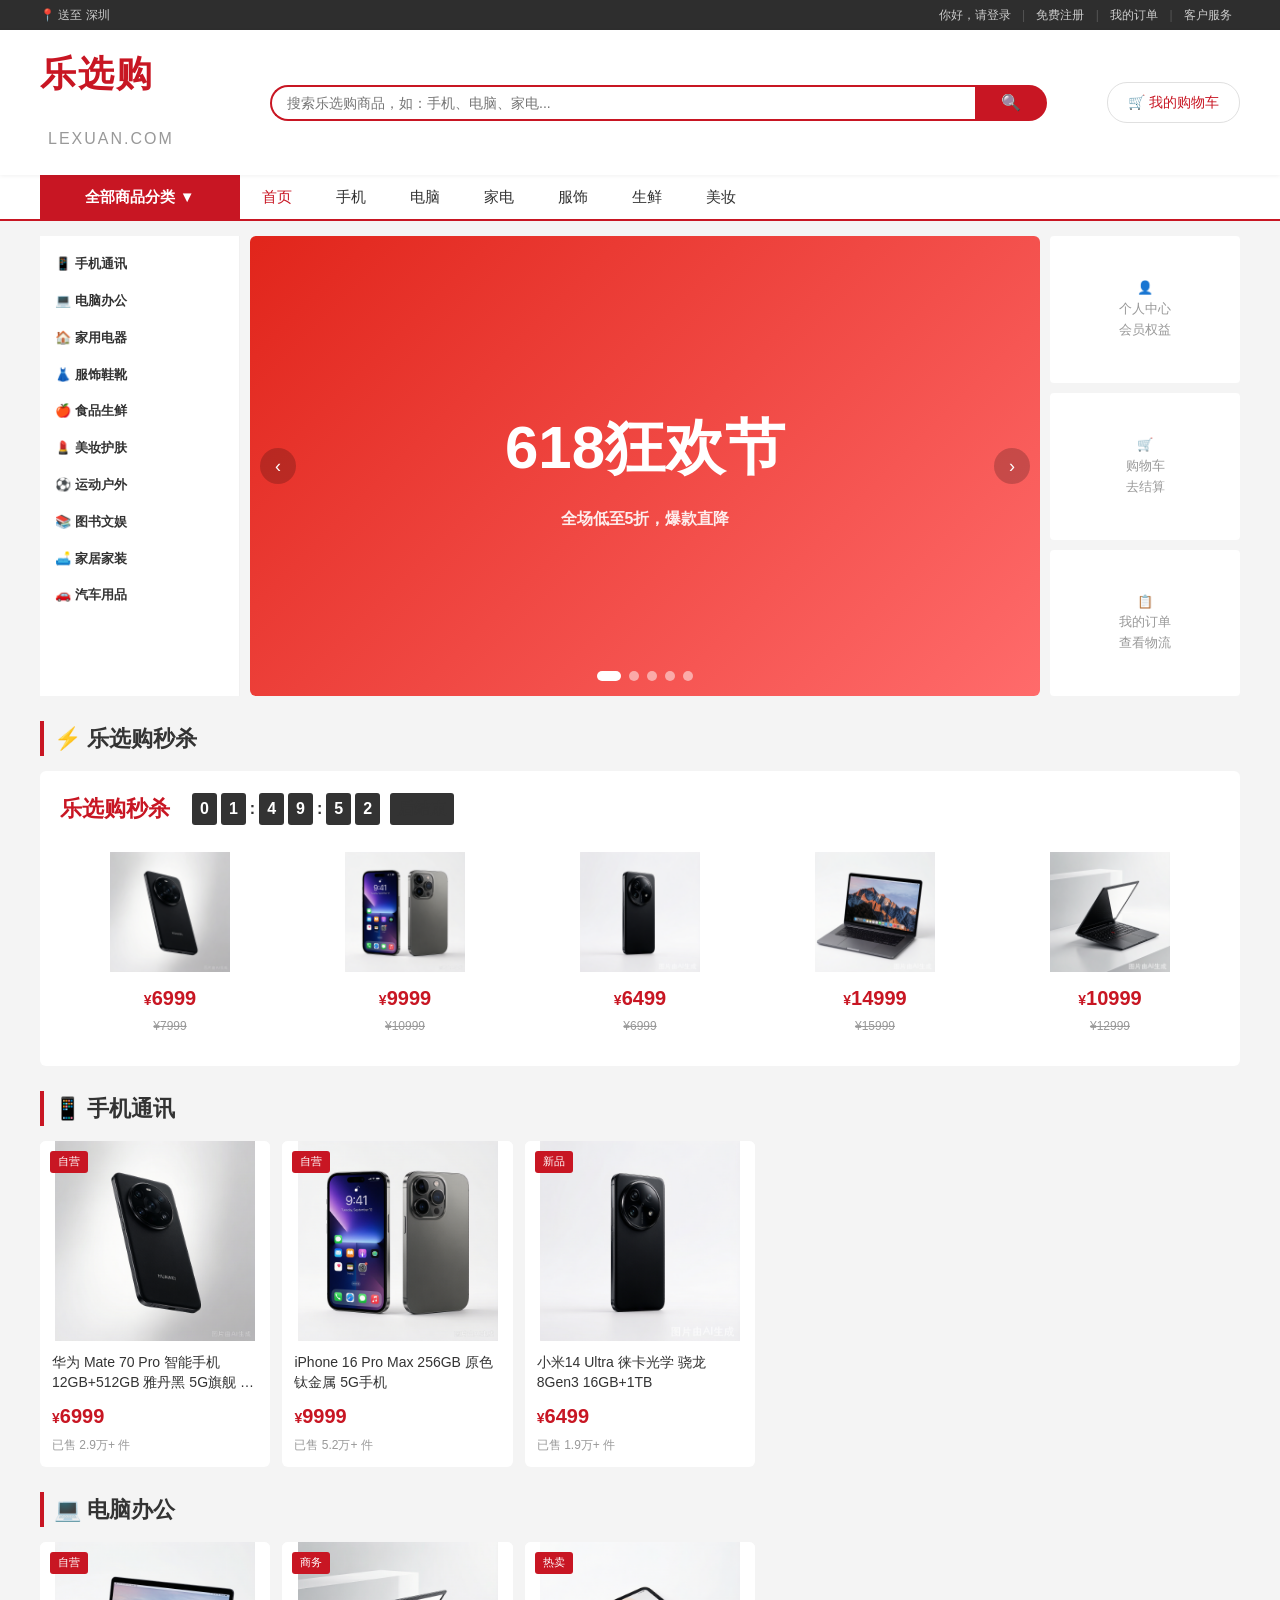
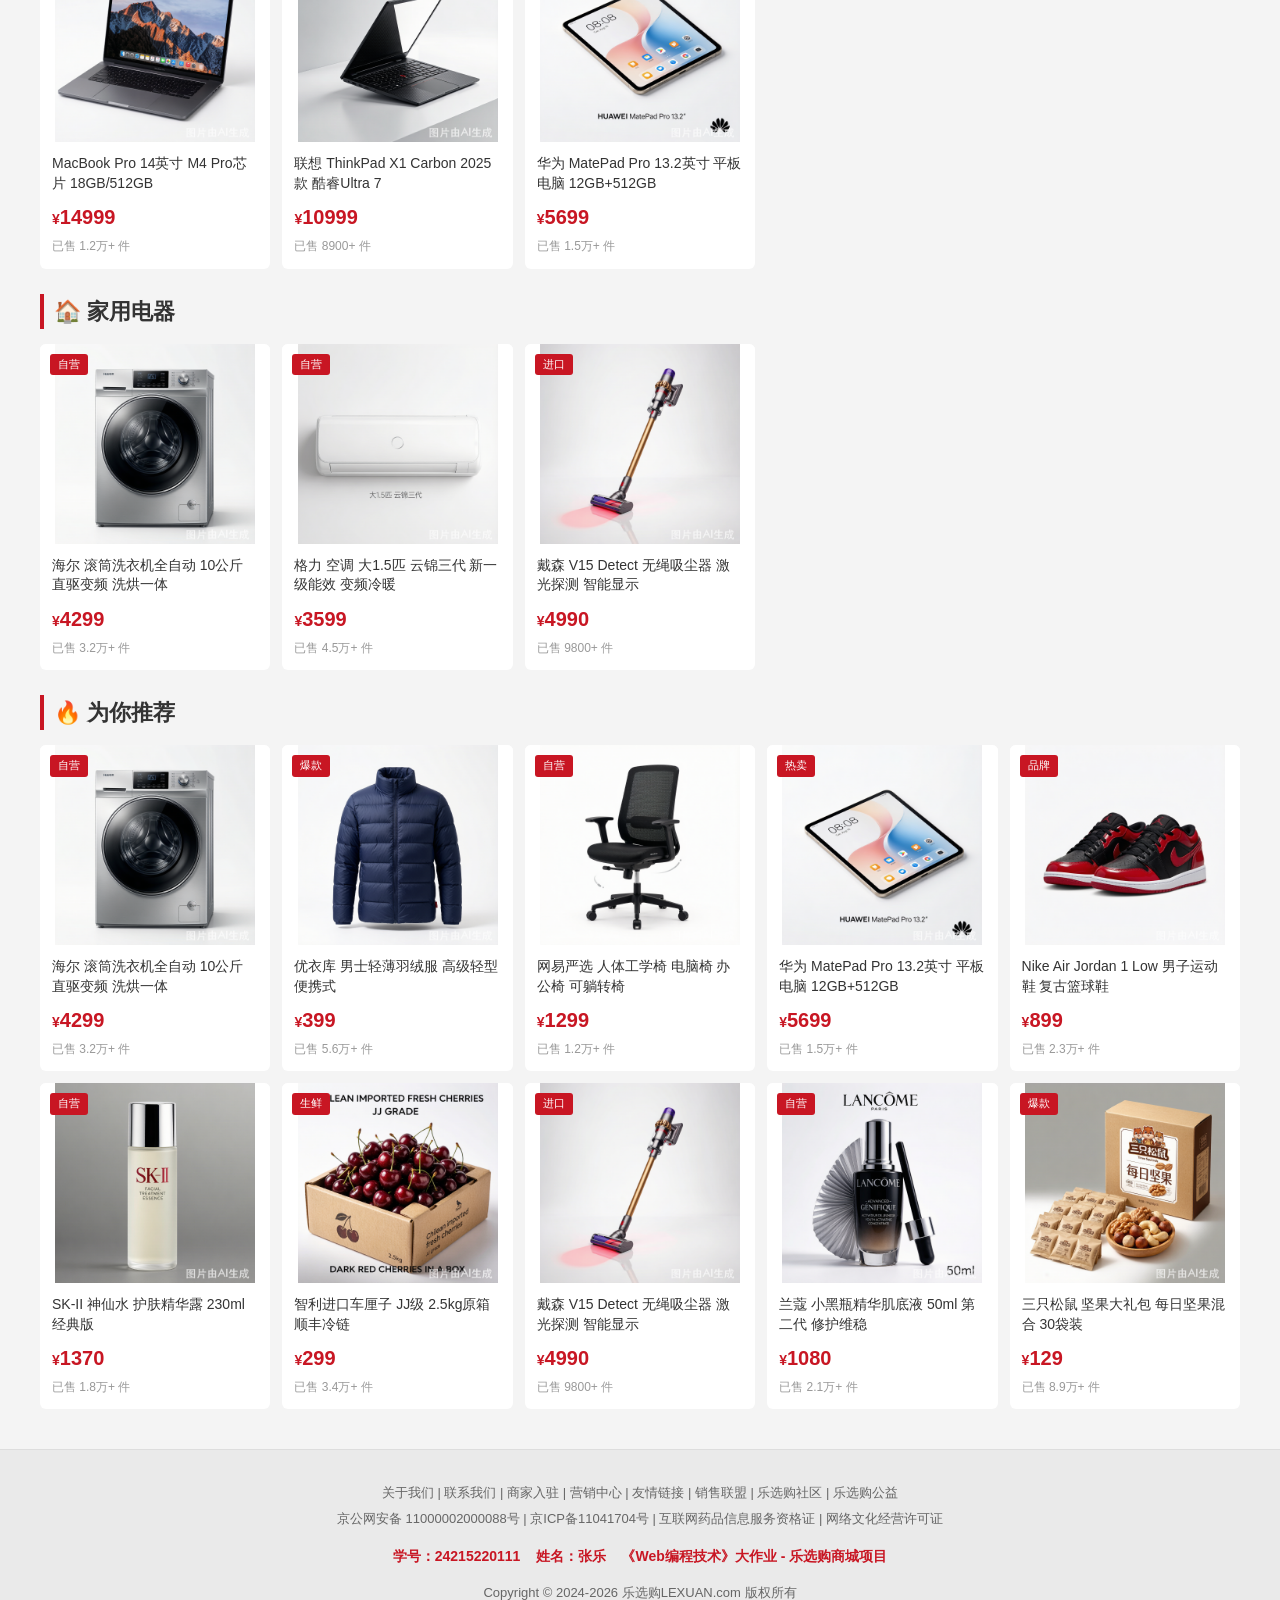
<file: index.html>
<!DOCTYPE html>
<html lang="zh-CN">
<head>
    <meta charset="UTF-8">
    <meta name="viewport" content="width=device-width, initial-scale=1.0">
    <title>乐选购(LEXUAN.COM)-正品低价、品质保障、配送及时、轻松购物！</title>
    <link rel="stylesheet" href="css/common.css">
    <link rel="stylesheet" href="css/index.css">
</head>
<body>
    <!-- 公共顶部栏 -->
    <div id="commonTopBar"></div>
    <!-- 公共头部 -->
    <div id="commonHeader"></div>

    <!-- 首页主体 -->
    <div class="container main-content">
        <!-- 分类 + 轮播 + 侧边广告 -->
        <div class="hero-section">
            <!-- 左侧分类 -->
            <ul class="side-category">
                <li>📱 <strong>手机通讯</strong></li>
                <li>💻 <strong>电脑办公</strong></li>
                <li>🏠 <strong>家用电器</strong></li>
                <li>👗 <strong>服饰鞋靴</strong></li>
                <li>🍎 <strong>食品生鲜</strong></li>
                <li>💄 <strong>美妆护肤</strong></li>
                <li>⚽ <strong>运动户外</strong></li>
                <li>📚 <strong>图书文娱</strong></li>
                <li>🛋️ <strong>家居家装</strong></li>
                <li>🚗 <strong>汽车用品</strong></li>
            </ul>

            <!-- 轮播图 -->
            <div class="banner-wrapper" id="bannerWrapper">
                <div class="banner-slider" id="bannerSlider"></div>
                <button class="banner-arrow prev" onclick="prevSlide()">‹</button>
                <button class="banner-arrow next" onclick="nextSlide()">›</button>
                <div class="banner-dots" id="bannerDots"></div>
            </div>

            <!-- 右侧小广告 -->
            <div class="banner-side">
                <div class="banner-side-item" onclick="location.href='profile.html'">
                    👤<br>个人中心<br>会员权益
                </div>
                <div class="banner-side-item" onclick="location.href='cart.html'">
                    🛒<br>购物车<br>去结算
                </div>
                <div class="banner-side-item" onclick="location.href='order.html'">
                    📋<br>我的订单<br>查看物流
                </div>
            </div>
        </div>

        <!-- 秒杀区 -->
        <div class="section-title">⚡ 乐选购秒杀</div>
        <div class="seckill-section">
            <div class="seckill-header">
                <span class="seckill-title">乐选购秒杀</span>
                <div class="seckill-countdown">
                    <span id="hour1">0</span><span id="hour2">0</span>
                    <span class="colon">:</span>
                    <span id="min1">0</span><span id="min2">0</span>
                    <span class="colon">:</span>
                    <span id="sec1">0</span><span id="sec2">0</span>
                    <span style="margin-left:8px;color:#333;">后结束</span>
                </div>
            </div>
            <div class="seckill-products" id="seckillProducts"></div>
        </div>

        <!-- 手机通讯楼层 -->
        <div class="section-title">📱 手机通讯</div>
        <div class="product-grid" id="phoneGrid"></div>

        <!-- 电脑办公楼层 -->
        <div class="section-title">💻 电脑办公</div>
        <div class="product-grid" id="computerGrid"></div>

        <!-- 家用电器楼层 -->
        <div class="section-title">🏠 家用电器</div>
        <div class="product-grid" id="applianceGrid"></div>

        <!-- 更多推荐 -->
        <div class="section-title">🔥 为你推荐</div>
        <div class="product-grid" id="recommendGrid"></div>
    </div>

    <!-- 底部 -->
    <div class="footer">
        <div class="container">
            <p>关于我们 | 联系我们 | 商家入驻 | 营销中心 | 友情链接 | 销售联盟 | 乐选购社区 | 乐选购公益</p>
            <p>京公网安备 11000002000088号 | 京ICP备11041704号 | 互联网药品信息服务资格证 | 网络文化经营许可证</p>
            <p class="student-info">学号：24215220111 &nbsp;&nbsp; 姓名：张乐 &nbsp;&nbsp; 《Web编程技术》大作业 - 乐选购商城项目</p>
            <p>Copyright © 2024-2026 乐选购LEXUAN.com 版权所有</p>
        </div>
    </div>

    <script src="js/data.js?v=2"></script>
    <script>
        // ============ 初始化公共头部 ============
        initCommonHeader();

        // ============ 轮播图 ============
        let currentSlide = 0;
        const banners = JDData.banners;

        function renderBanner() {
            const slider = document.getElementById('bannerSlider');
            const dots = document.getElementById('bannerDots');
            slider.innerHTML = banners.map((b, i) => `
                <div class="banner-slide" style="background:${b.bg};">
                    <div class="slide-text">
                        ${b.title}
                        <small>${b.subtitle}</small>
                    </div>
                </div>
            `).join('');
            dots.innerHTML = banners.map((_, i) =>
                `<span class="${i === 0 ? 'active' : ''}" onclick="goToSlide(${i})"></span>`
            ).join('');
        }

        function updateSlide() {
            const slider = document.getElementById('bannerSlider');
            slider.style.transform = `translateX(-${currentSlide * 100}%)`;
            document.querySelectorAll('.banner-dots span').forEach((dot, i) => {
                dot.className = i === currentSlide ? 'active' : '';
            });
        }

        function nextSlide() {
            currentSlide = (currentSlide + 1) % banners.length;
            updateSlide();
        }

        function prevSlide() {
            currentSlide = (currentSlide - 1 + banners.length) % banners.length;
            updateSlide();
        }

        function goToSlide(index) {
            currentSlide = index;
            updateSlide();
        }

        renderBanner();
        setInterval(nextSlide, 4000);

        // ============ 商品图片HTML（支持真实图片）============
        function getProductImgHtml(product, size) {
            if (product.img) {
                const s = size || 'cover';
                const styleMap = { small: 'width:100%;height:100%;object-fit:contain;', cover: 'width:100%;height:100%;object-fit:contain;' };
                return `<img src="${product.img}" alt="${product.name}" style="${styleMap[s]||styleMap.cover}">`;
            }
            return `<span style="font-size:${size==='small'?'40px':'50px'};color:rgba(255,255,255,0.6);">${product.name.charAt(0)}</span>`;
        }

        // ============ 秒杀区 ============
        function renderSeckill() {
            const container = document.getElementById('seckillProducts');
            container.innerHTML = JDData.seckillProducts.map(p => `
                <div class="seckill-item" onclick="location.href='detail.html?id=${p.id}'">
                    <div class="product-icon" style="background:${p.imgColor};">${getProductImgHtml(p,'small')}</div>
                    <div class="seckill-price"><small>¥</small>${p.price}</div>
                    <div class="old-price">¥${p.oldPrice}</div>
                </div>
            `).join('');
        }
        renderSeckill();

        // ============ 秒杀倒计时 ============
        function updateCountdown() {
            const now = new Date();
            const end = new Date(now);
            end.setHours(23, 59, 59, 999);
            const diff = Math.floor((end - now) / 1000);
            const h = Math.floor(diff / 3600);
            const m = Math.floor((diff % 3600) / 60);
            const s = diff % 60;
            const hStr = h.toString().padStart(2, '0');
            const mStr = m.toString().padStart(2, '0');
            const sStr = s.toString().padStart(2, '0');
            document.getElementById('hour1').textContent = hStr[0];
            document.getElementById('hour2').textContent = hStr[1];
            document.getElementById('min1').textContent = mStr[0];
            document.getElementById('min2').textContent = mStr[1];
            document.getElementById('sec1').textContent = sStr[0];
            document.getElementById('sec2').textContent = sStr[1];
        }
        updateCountdown();
        setInterval(updateCountdown, 1000);

        // ============ 商品卡片渲染 ============
        function renderProductCard(product) {
            return `
                <div class="product-card" onclick="location.href='detail.html?id=${product.id}'">
                    <div class="product-img" style="background:${product.imgColor};">
                        ${product.tag ? `<span class="product-tag">${product.tag}</span>` : ''}
                        ${getProductImgHtml(product)}
                    </div>
                    <div class="product-info">
                        <div class="product-name">${product.name}</div>
                        <div class="product-price"><small>¥</small>${product.price}</div>
                        <div class="product-sold">已售 ${product.sold > 10000 ? (product.sold/10000).toFixed(1)+'万' : product.sold}+ 件</div>
                    </div>
                </div>
            `;
        }

        function renderProductGrid(containerId, categoryId) {
            const container = document.getElementById(containerId);
            if (!container) return;
            const products = JDData.getProductsByCategory(categoryId);
            container.innerHTML = products.map(renderProductCard).join('');
        }

        function renderRecommendGrid() {
            const container = document.getElementById('recommendGrid');
            const shuffled = [...JDData.products].sort(() => Math.random() - 0.5).slice(0, 10);
            container.innerHTML = shuffled.map(renderProductCard).join('');
        }

        renderProductGrid('phoneGrid', 1);
        renderProductGrid('computerGrid', 2);
        renderProductGrid('applianceGrid', 3);
        renderRecommendGrid();
    </script>
</body>
</html>
</file>
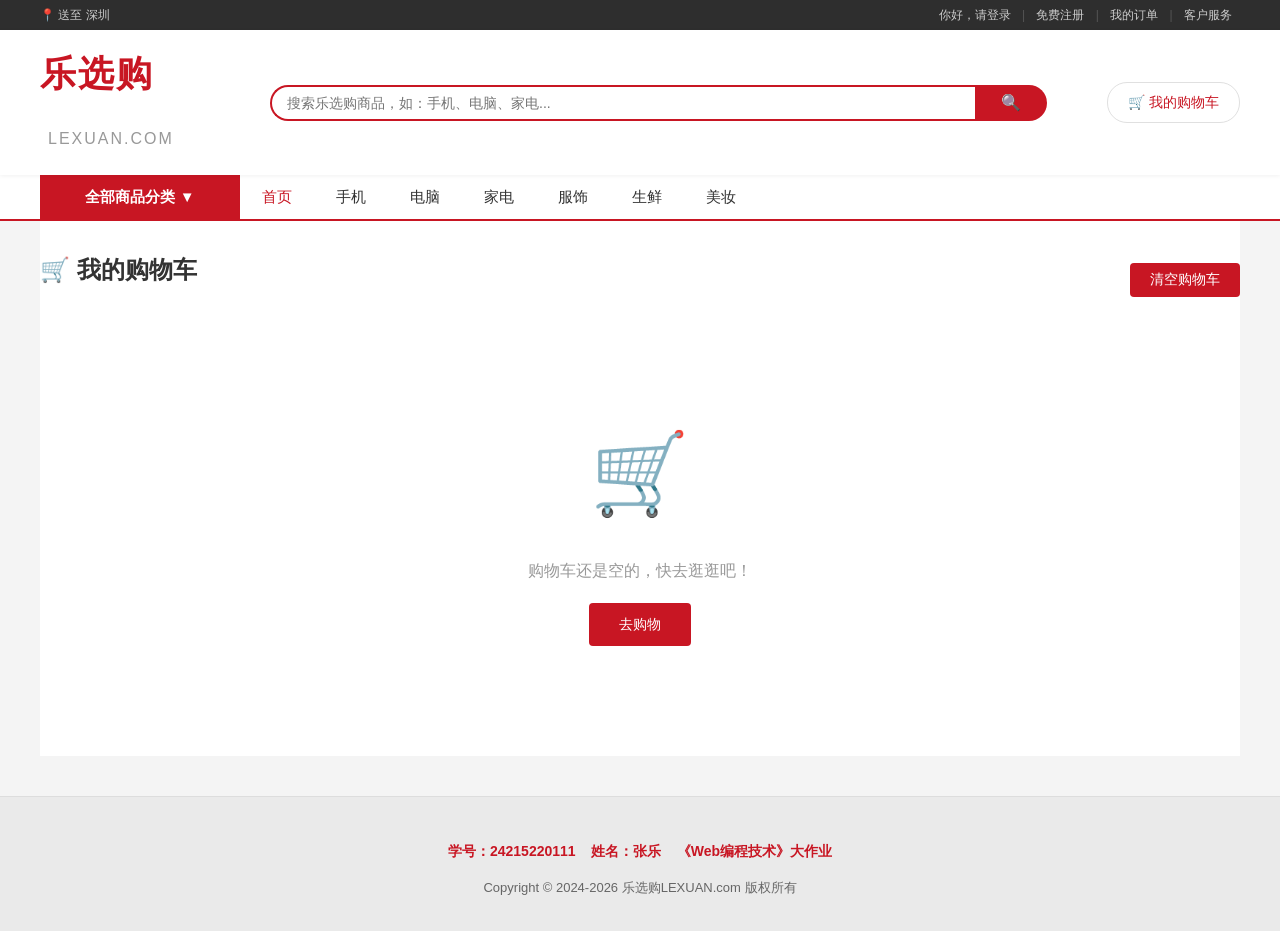
<file: cart.html>
<!DOCTYPE html>
<html lang="zh-CN">
<head>
    <meta charset="UTF-8">
    <meta name="viewport" content="width=device-width, initial-scale=1.0">
    <meta http-equiv="Cache-Control" content="no-cache, no-store, must-revalidate">
    <meta http-equiv="Pragma" content="no-cache">
    <title>购物车 - 乐选购</title>
    <link rel="stylesheet" href="css/common.css">
    <link rel="stylesheet" href="css/cart.css">
</head>
<body>
    <div id="commonTopBar"></div>
    <div id="commonHeader"></div>

    <div class="container cart-page">
        <div style="display:flex;justify-content:space-between;align-items:center;margin-bottom:20px;">
            <h2>🛒 我的购物车</h2>
            <button id="btnClearCart" style="background:var(--jd-red);color:#fff;border:none;padding:8px 20px;border-radius:4px;cursor:pointer;font-size:14px;">清空购物车</button>
        </div>
        <div id="cartContent"></div>
    </div>

    <div class="footer">
        <div class="container">
            <p class="student-info">学号：24215220111 &nbsp;&nbsp; 姓名：张乐 &nbsp;&nbsp; 《Web编程技术》大作业</p>
            <p>Copyright © 2024-2026 乐选购LEXUAN.com 版权所有</p>
        </div>
    </div>

    <script src="js/data.js?v=2"></script>
    <script>
        initCommonHeader();

        function renderCart() {
            var cart = CartManager.getCart();
            var container = document.getElementById('cartContent');

            if (cart.length === 0) {
                container.innerHTML =
                    '<div class="empty-cart">' +
                        '<div class="empty-icon">🛒</div>' +
                        '<p>购物车还是空的，快去逛逛吧！</p>' +
                        '<a href="index.html" class="btn-go-shopping">去购物</a>' +
                    '</div>';
                return;
            }

            var rowsHtml = '';
            for (var i = 0; i < cart.length; i++) {
                var item = cart[i];
                var product = JDData.getProductById(item.productId);
                var imgUrl = '';
                var itemName = item.name || '未知商品';
                var itemPrice = item.price || 0;
                var imgColor = item.imgColor || '#ccc';

                if (product) {
                    imgUrl = product.img || '';
                    itemName = product.name || item.name;
                    itemPrice = product.price || item.price;
                    imgColor = product.imgColor || item.imgColor;
                }
                if (!imgUrl) {
                    imgUrl = item.img || '';
                }

                var imgHtml = imgUrl
                    ? '<img src="' + imgUrl + '" alt="' + itemName + '" style="width:100%;height:100%;object-fit:contain;background:#fff;">'
                    : '<span style="color:rgba(255,255,255,0.6);">' + itemName.charAt(0) + '</span>';

                var checkedClass = item.checked ? 'checked' : '';
                var checkMark = item.checked ? '&#10003;' : '';

                rowsHtml +=
                    '<tr>' +
                        '<td>' +
                            '<span class="custom-checkbox ' + checkedClass + '" onclick="toggleItem(' + item.id + ')">' + checkMark + '</span>' +
                        '</td>' +
                        '<td>' +
                            '<div class="cart-product">' +
                                '<div class="cart-product-img" style="background:' + imgColor + ';">' + imgHtml + '</div>' +
                                '<div>' +
                                    '<div class="cart-product-name">' + itemName + '</div>' +
                                    '<div class="cart-product-spec">规格：' + (item.spec || '默认') + '</div>' +
                                '</div>' +
                            '</div>' +
                        '</td>' +
                        '<td style="text-align:center;">' + formatPrice(itemPrice) + '</td>' +
                        '<td style="text-align:center;">' +
                            '<div class="qty-control">' +
                                '<button class="qty-btn" onclick="changeItemQty(' + item.id + ', -1)">-</button>' +
                                '<input type="text" value="' + item.quantity + '" onchange="setItemQty(' + item.id + ', this.value)">' +
                                '<button class="qty-btn" onclick="changeItemQty(' + item.id + ', 1)">+</button>' +
                            '</div>' +
                        '</td>' +
                        '<td style="text-align:center;color:var(--jd-red);font-weight:bold;">' + formatPrice(itemPrice * item.quantity) + '</td>' +
                        '<td style="text-align:center;"><button class="btn-delete" onclick="removeItem(' + item.id + ')">删除</button></td>' +
                    '</tr>';
            }

            var allChecked = true;
            for (var j = 0; j < cart.length; j++) {
                if (!cart[j].checked) { allChecked = false; break; }
            }
            var checkedCount = CartManager.getCheckedCount();
            var totalPrice = CartManager.getTotalPrice();
            var allCheckClass = allChecked ? 'checked' : '';
            var allCheckMark = allChecked ? '&#10003;' : '';

            container.innerHTML =
                '<table class="cart-table">' +
                    '<thead>' +
                        '<tr>' +
                            '<th class="col-check"><span class="custom-checkbox ' + allCheckClass + '" onclick="toggleAll()">' + allCheckMark + '</span></th>' +
                            '<th class="col-product">商品</th>' +
                            '<th class="col-price">单价</th>' +
                            '<th class="col-qty">数量</th>' +
                            '<th class="col-subtotal">小计</th>' +
                            '<th class="col-action">操作</th>' +
                        '</tr>' +
                    '</thead>' +
                    '<tbody>' + rowsHtml + '</tbody>' +
                '</table>' +
                '<div class="cart-footer">' +
                    '<div class="select-all">' +
                        '<span class="custom-checkbox ' + allCheckClass + '" onclick="toggleAll()">' + allCheckMark + '</span>' +
                        '<span>全选</span>' +
                        '<a href="javascript:void(0)" onclick="removeChecked()" style="margin-left:15px;color:#999;font-size:13px;">删除选中</a>' +
                    '</div>' +
                    '<div class="cart-summary">' +
                        '<div class="summary-text">已选 <span>' + checkedCount + '</span> 件商品</div>' +
                        '<div class="summary-text">合计：</div>' +
                        '<div class="total-price"><small>¥</small>' + totalPrice.toFixed(2) + '</div>' +
                        '<button class="btn-checkout" onclick="checkout()"' + (checkedCount === 0 ? ' disabled' : '') + '>去结算</button>' +
                    '</div>' +
                '</div>';
        }

        function toggleAll() {
            var cart = CartManager.getCart();
            var allChecked = true;
            for (var i = 0; i < cart.length; i++) {
                if (!cart[i].checked) { allChecked = false; break; }
            }
            CartManager.toggleAllCheck(!allChecked);
            renderCart();
        }

        function toggleItem(id) {
            CartManager.toggleCheck(id);
            renderCart();
        }

        function changeItemQty(id, delta) {
            var cart = CartManager.getCart();
            var item = null;
            for (var i = 0; i < cart.length; i++) {
                if (cart[i].id === id) { item = cart[i]; break; }
            }
            if (!item) return;
            var newQty = item.quantity + delta;
            if (newQty <= 0) {
                if (confirm('确定要删除该商品吗？')) {
                    CartManager.removeItem(id);
                    showToast('已删除');
                    renderCart();
                }
                return;
            }
            CartManager.updateQuantity(id, newQty);
            renderCart();
        }

        function setItemQty(id, value) {
            var qty = parseInt(value) || 1;
            CartManager.updateQuantity(id, qty);
            renderCart();
        }

        function removeItem(id) {
            if (confirm('确定要删除该商品吗？')) {
                CartManager.removeItem(id);
                showToast('已删除');
                renderCart();
            }
        }

        function removeChecked() {
            if (CartManager.getCheckedCount() === 0) {
                showToast('请先选择商品');
                return;
            }
            if (confirm('确定要删除选中的商品吗？')) {
                CartManager.clearChecked();
                showToast('已删除选中商品');
                renderCart();
            }
        }

        function checkout() {
            if (!UserManager.getCurrentUser()) {
                if (confirm('请先登录后再结算，是否前往登录？')) {
                    window.location.href = 'login.html';
                }
                return;
            }
            if (CartManager.getCheckedCount() === 0) {
                showToast('请先选择商品');
                return;
            }
            window.location.href = 'order.html';
        }

        renderCart();

        // 绑定清空购物车按钮事件
        document.getElementById('btnClearCart').addEventListener('click', function() {
            console.log('清空购物车按钮被点击了！');
            var cart = CartManager.getCart();
            console.log('当前购物车:', JSON.stringify(cart));
            if (cart.length === 0) {
                alert('购物车已经是空的');
                return;
            }
            if (confirm('确定要清空购物车吗？此操作不可恢复。')) {
                localStorage.setItem('jd_cart', '[]');
                CartManager.updateCartCount();
                alert('购物车已清空！');
                renderCart();
            }
        });
    </script>
</body>
</html>
</file>
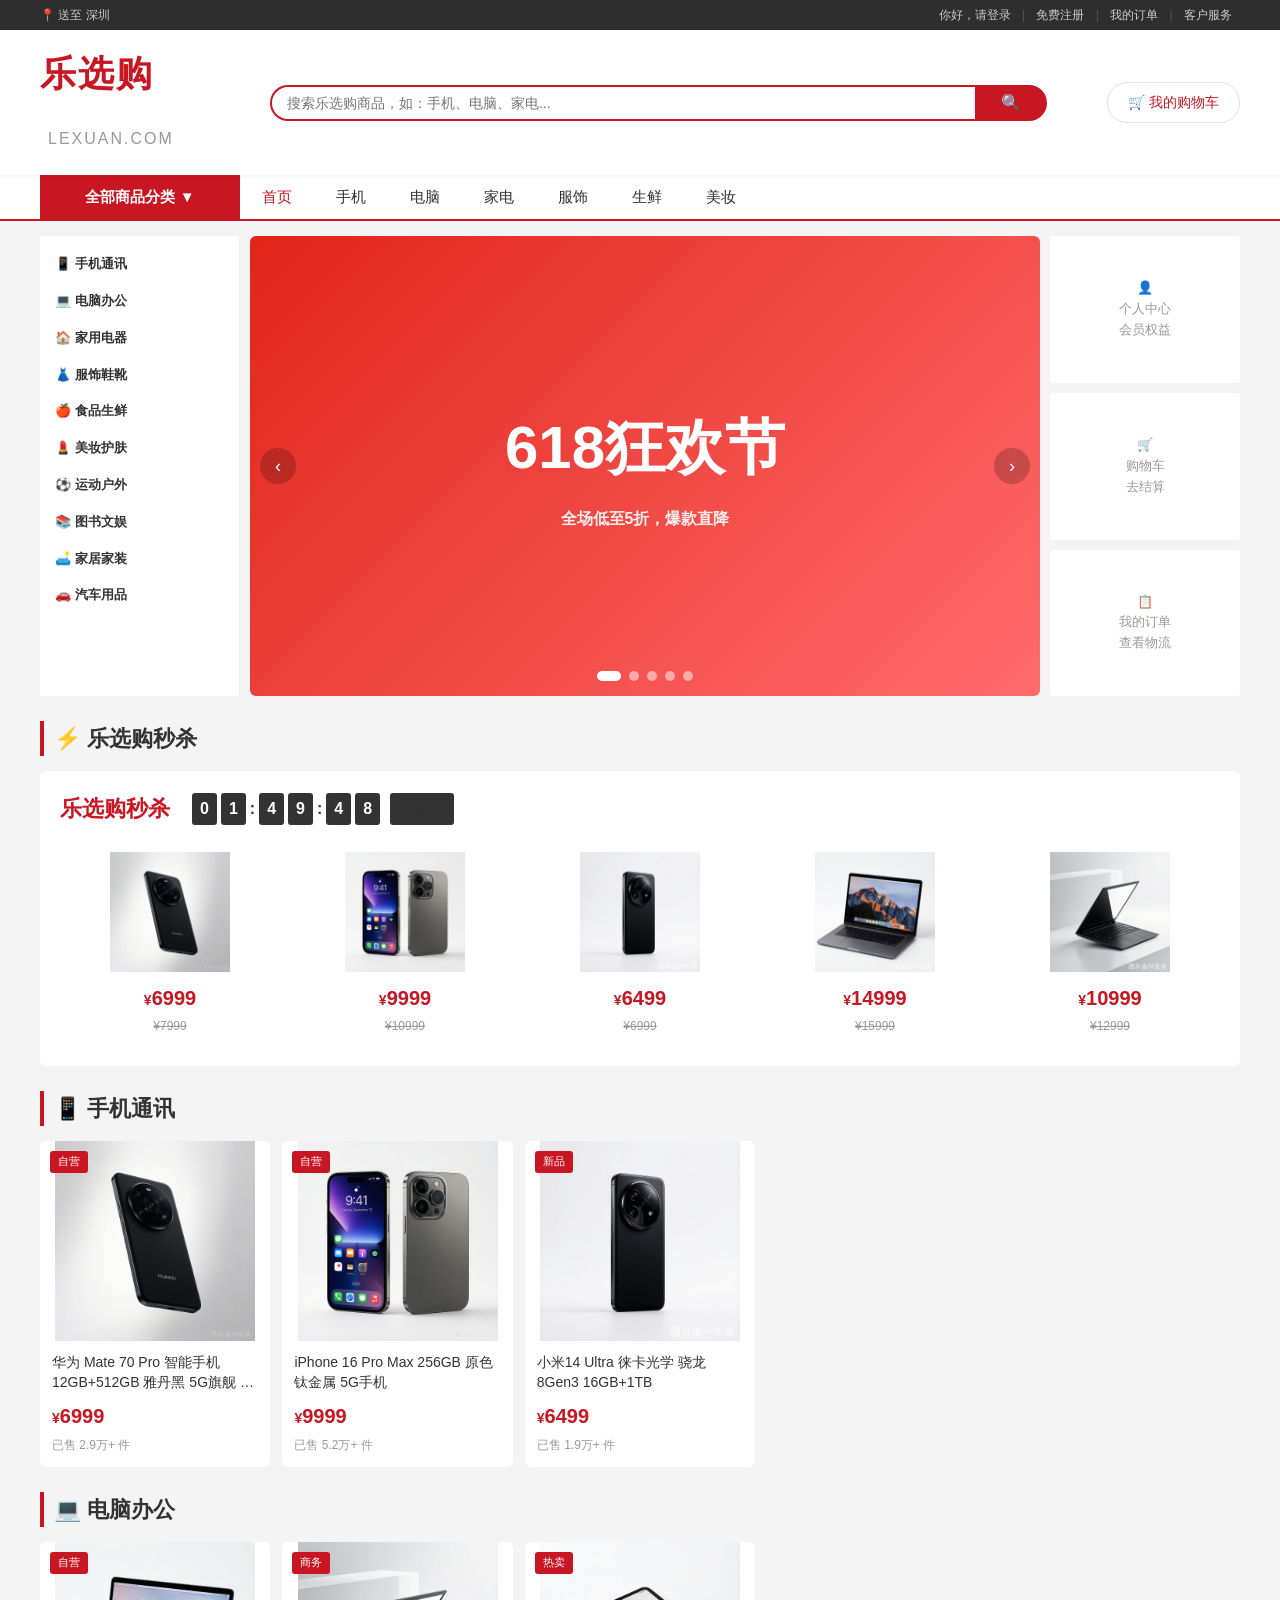
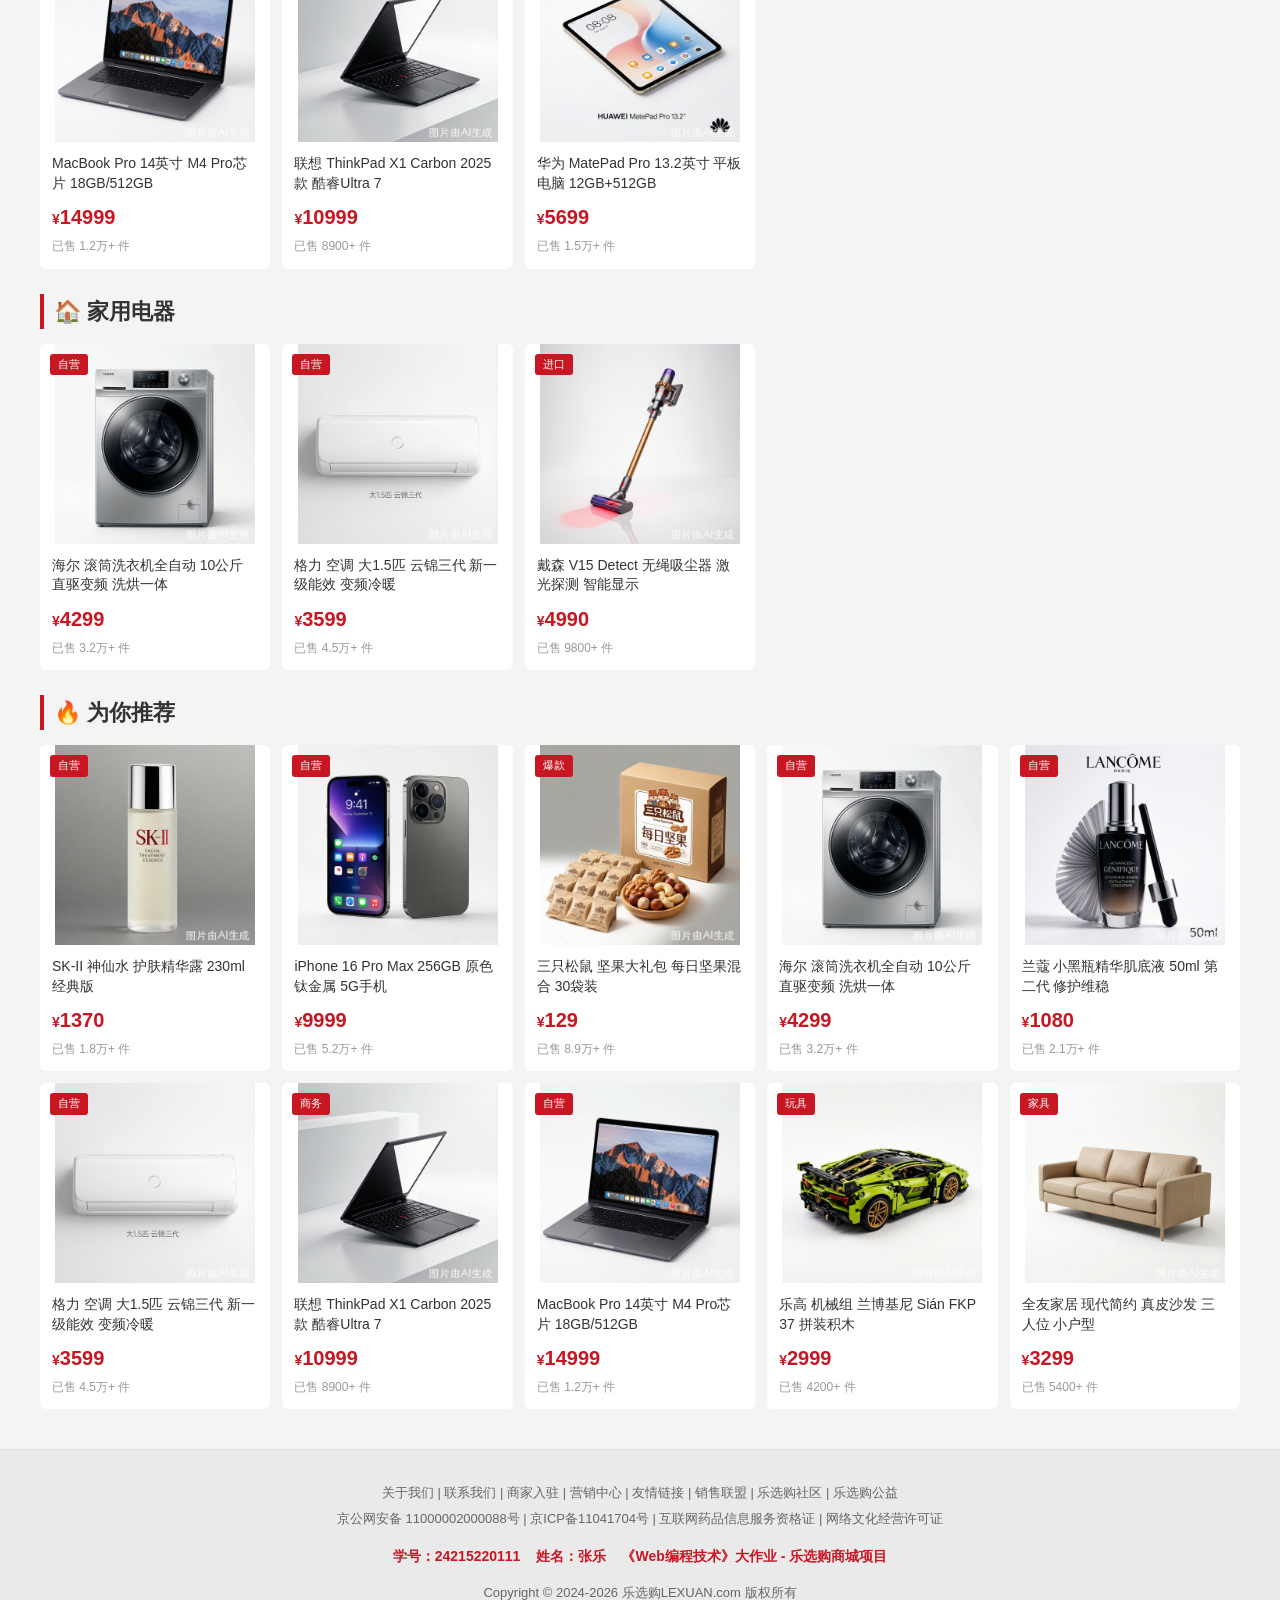
<file: detail.html>
<!DOCTYPE html>
<html lang="zh-CN">
<head>
    <meta charset="UTF-8">
    <meta name="viewport" content="width=device-width, initial-scale=1.0">
    <title>商品详情 - 乐选购</title>
    <link rel="stylesheet" href="css/common.css">
    <link rel="stylesheet" href="css/detail.css">
</head>
<body>
    <div id="commonTopBar"></div>
    <div id="commonHeader"></div>

    <div class="container detail-page">
        <!-- 面包屑 -->
        <div class="breadcrumb">
            <a href="index.html">首页</a> <span>&gt;</span>
            <a href="#" id="breadCategory">分类</a> <span>&gt;</span>
            <span id="breadName">商品详情</span>
        </div>

        <!-- 商品主体 -->
        <div class="detail-main" id="detailMain">
            <div style="text-align:center;padding:100px 0;font-size:18px;color:#999;">商品加载中...</div>
        </div>

        <!-- 商品描述 -->
        <div class="detail-desc" id="detailDesc"></div>

        <!-- 用户评价 -->
        <div class="reviews-section" id="reviewsSection"></div>
    </div>

    <div class="footer">
        <div class="container">
            <p class="student-info">学号：24215220111 &nbsp;&nbsp; 姓名：张乐 &nbsp;&nbsp; 《Web编程技术》大作业</p>
            <p>Copyright © 2024-2026 乐选购LEXUAN.com 版权所有</p>
        </div>
    </div>

    <script src="js/data.js?v=2"></script>
    <script>
        initCommonHeader();

        const productId = getUrlParam('id');
        if (!productId) {
            window.location.href = 'index.html';
        }

        const product = JDData.getProductById(productId);
        if (!product) {
            document.getElementById('detailMain').innerHTML =
                '<div style="text-align:center;padding:100px 0;font-size:18px;color:#999;">商品不存在</div>';
        } else {
            // 面包屑
            const category = JDData.categories.find(c => c.id === product.category);
            document.getElementById('breadCategory').textContent = category ? category.name : '全部';
            document.getElementById('breadName').textContent = product.name;

            // 商品主体
            const galleryColors = [
                product.imgColor,
                product.imgColor.replace(/[0-9a-fA-F]{2}$/, '88'),
                product.imgColor.replace(/[0-9a-fA-F]{2}$/, 'aa'),
                product.imgColor.replace(/[0-9a-fA-F]{2}$/, 'cc'),
            ];

            document.getElementById('detailMain').innerHTML = `
                <div class="detail-gallery">
                    <div class="gallery-main" id="galleryMain" style="background:${product.imgColor};">
                        ${product.img ? `<img src="${product.img}" alt="${product.name}" style="width:100%;height:100%;object-fit:contain;">` : `<span style="font-size:120px;color:rgba(255,255,255,0.6);">${product.name.charAt(0)}</span>`}
                    </div>
                    <div class="gallery-thumbs" id="galleryThumbs">
                        ${product.img ? `
                            <div class="thumb active" onclick="switchGalleryImg(this, '${product.img}')"><img src="${product.img}" style="width:100%;height:100%;object-fit:contain;"></div>
                        ` : galleryColors.map((c, i) => `
                            <div class="thumb ${i === 0 ? 'active' : ''}" style="background:${c};" onclick="switchGallery(this, '${c}')">
                                <span style="color:rgba(255,255,255,0.5);">${i+1}</span>
                            </div>
                        `).join('')}
                    </div>
                </div>

                <div class="detail-info">
                    <h1 class="product-title">${product.name}</h1>
                    <div class="product-subtitle">${product.tag ? '【'+product.tag+'】' : ''}${product.desc}</div>

                    <div class="detail-price-box">
                        <div class="price-label">乐选购价</div>
                        <span class="current-price"><small>¥</small>${product.price}</span>
                        <span class="old-price">¥${product.oldPrice}</span>
                        <span class="discount-tag">省¥${product.oldPrice - product.price}</span>
                        <div style="margin-top:8px;font-size:12px;color:#999;">
                            已售 ${product.sold > 10000 ? (product.sold/10000).toFixed(1)+'万' : product.sold}+ 件
                            &nbsp;&nbsp;⭐ ${product.rating} 分
                        </div>
                    </div>

                    <div class="detail-promo">
                        <span class="promo-label">促销</span>
                        <span class="promo-value">满300减50 | 满500减100 | 领券更优惠</span>
                    </div>
                    <div class="detail-promo">
                        <span class="promo-label">配送</span>
                        <span class="promo-value">乐选购物流 211限时达 支持货到付款</span>
                    </div>
                    <div class="detail-promo">
                        <span class="promo-label">服务</span>
                        <span class="promo-value">7天无理由退货 | 30天价保 | 正品保证</span>
                    </div>

                    <div class="spec-section">
                        <div class="spec-title">颜色分类</div>
                        <div class="spec-options" id="colorOptions">
                            <span class="spec-option active" onclick="selectSpec(this)">默认</span>
                            <span class="spec-option" onclick="selectSpec(this)">升级版</span>
                            <span class="spec-option" onclick="selectSpec(this)">旗舰版</span>
                        </div>
                    </div>

                    <div class="spec-section">
                        <div class="spec-title">数量</div>
                        <div class="quantity-box">
                            <button class="qty-btn" onclick="changeQty(-1)">-</button>
                            <input type="text" id="buyQty" value="1" onchange="validateQty()">
                            <button class="qty-btn" onclick="changeQty(1)">+</button>
                            <span style="margin-left:15px;font-size:12px;color:#999;">库存充足</span>
                        </div>
                    </div>

                    <div class="detail-actions">
                        <button class="btn-add-cart" onclick="addToCart()">🛒 加入购物车</button>
                        <button class="btn-buy-now" onclick="buyNow()">⚡ 立即购买</button>
                    </div>
                </div>
            `;

            // 商品描述
            document.getElementById('detailDesc').innerHTML = `
                <h3>商品详情</h3>
                <div class="desc-content">
                    <p>${product.desc}</p>
                    <p style="margin-top:15px;">本商品由乐选购自营提供，100%正品保证，支持7天无理由退货。</p>
                </div>
                <ul class="feature-list">
                    ${product.features.map(f => `<li>${f}</li>`).join('')}
                </ul>
            `;

            // 用户评价
            const reviews = [
                { user: 'j***d', stars: 5, text: '质量非常好，物流很快，乐选购自营值得信赖，已经是老顾客了！' },
                { user: '张***8', stars: 5, text: '包装很严实，产品没有任何损坏，使用效果很棒，推荐购买。' },
                { user: 'L***m', stars: 4, text: '性价比很高，比实体店便宜不少，功能也齐全，好评！' },
                { user: '小***鱼', stars: 5, text: '乐选购物流一如既往地快，昨天下单今天就到了，产品质量也很好！' },
            ];

            document.getElementById('reviewsSection').innerHTML = `
                <h3>用户评价（${reviews.length}）</h3>
                ${reviews.map(r => `
                    <div class="review-item">
                        <div class="review-user">${r.user} · ${new Date(Date.now() - Math.random()*30*86400000).toLocaleDateString()}</div>
                        <div class="review-stars">${'⭐'.repeat(r.stars)}</div>
                        <div class="review-text">${r.text}</div>
                    </div>
                `).join('')}
            `;

            // 更新标题
            document.title = product.name + ' - 乐选购';
        }

        // ============ 画廊切换 ============
        function switchGallery(el, color) {
            document.querySelectorAll('.gallery-thumbs .thumb').forEach(t => t.classList.remove('active'));
            el.classList.add('active');
            const main = document.getElementById('galleryMain');
            main.style.background = color;
            main.innerHTML = `<span style="font-size:120px;color:rgba(255,255,255,0.6);">${product.name.charAt(0)}</span>`;
        }

        function switchGalleryImg(el, imgSrc) {
            document.querySelectorAll('.gallery-thumbs .thumb').forEach(t => t.classList.remove('active'));
            el.classList.add('active');
            const main = document.getElementById('galleryMain');
            main.style.background = product.imgColor;
            main.innerHTML = `<img src="${imgSrc}" alt="${product.name}" style="width:100%;height:100%;object-fit:contain;">`;
        }

        // ============ 规格选择 ============
        function selectSpec(el) {
            document.querySelectorAll('#colorOptions .spec-option').forEach(o => o.classList.remove('active'));
            el.classList.add('active');
        }

        // ============ 数量调整 ============
        function changeQty(delta) {
            const input = document.getElementById('buyQty');
            let val = parseInt(input.value) || 1;
            val = Math.max(1, val + delta);
            val = Math.min(99, val);
            input.value = val;
        }

        function validateQty() {
            const input = document.getElementById('buyQty');
            let val = parseInt(input.value) || 1;
            val = Math.max(1, Math.min(99, val));
            input.value = val;
        }

        // ============ 加入购物车 ============
        function addToCart() {
            if (!UserManager.getCurrentUser()) {
                if (confirm('请先登录后再添加商品到购物车，是否前往登录？')) {
                    window.location.href = 'login.html';
                }
                return;
            }
            const qty = parseInt(document.getElementById('buyQty').value) || 1;
            const spec = document.querySelector('#colorOptions .spec-option.active')?.textContent || '默认';
            const result = CartManager.addItem(productId, qty, spec);
            showToast(result.message);
            CartManager.updateCartCount();
        }

        // ============ 立即购买 ============
        function buyNow() {
            if (!UserManager.getCurrentUser()) {
                if (confirm('请先登录后再购买，是否前往登录？')) {
                    window.location.href = 'login.html';
                }
                return;
            }
            const qty = parseInt(document.getElementById('buyQty').value) || 1;
            const spec = document.querySelector('#colorOptions .spec-option.active')?.textContent || '默认';
            CartManager.addItem(productId, qty, spec);
            window.location.href = 'order.html';
        }
    </script>
</body>
</html>
</file>
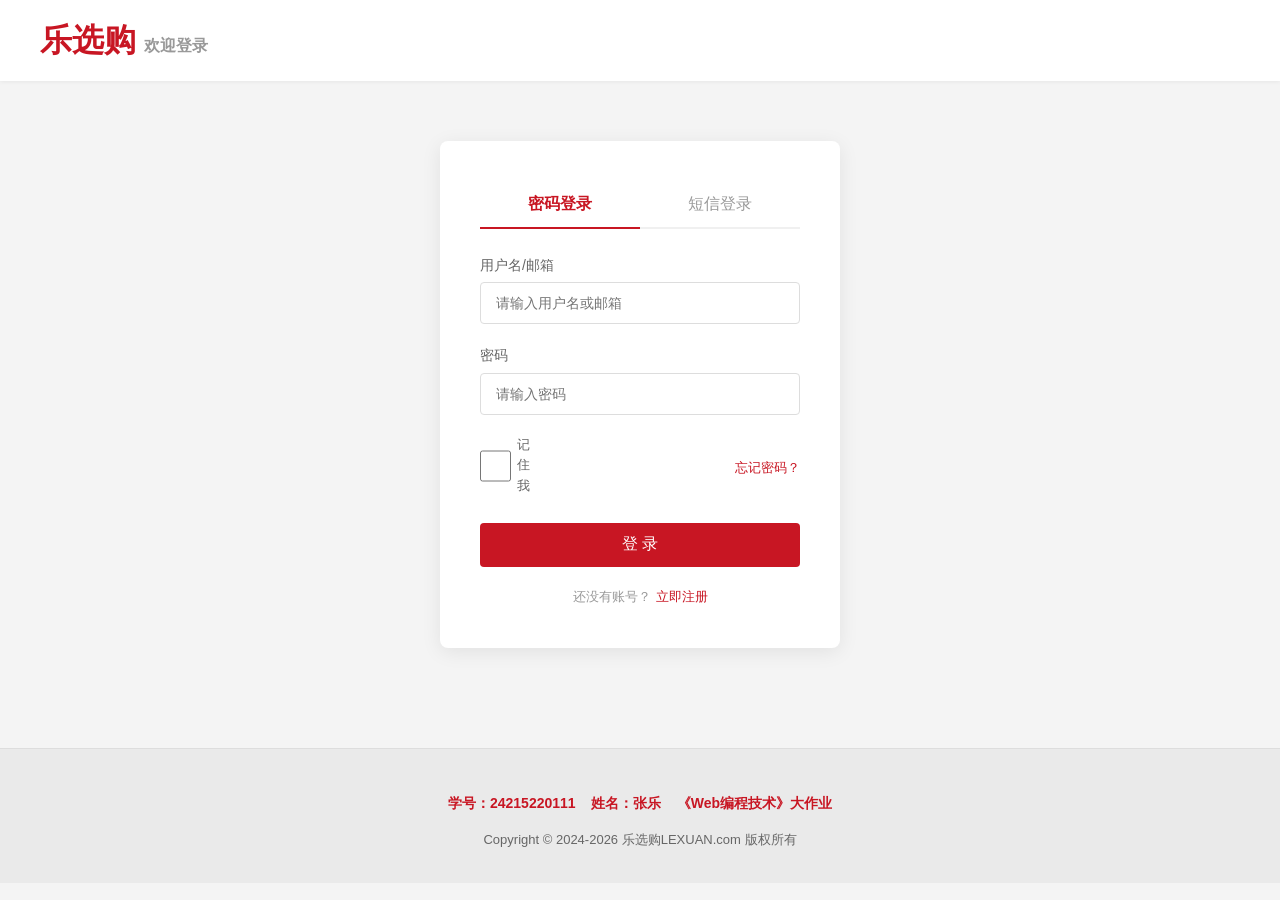
<file: login.html>
<!DOCTYPE html>
<html lang="zh-CN">
<head>
    <meta charset="UTF-8">
    <meta name="viewport" content="width=device-width, initial-scale=1.0">
    <title>乐选购登录 - 欢迎登录乐选购</title>
    <link rel="stylesheet" href="css/common.css">
    <link rel="stylesheet" href="css/auth.css">
</head>
<body class="auth-page">
    <!-- 登录头部 -->
    <div class="auth-header">
        <div class="container">
            <div class="logo">
                <a href="index.html">乐选购<span style="font-size:16px;color:#999;margin-left:8px;">欢迎登录</span></a>
            </div>
        </div>
    </div>

    <!-- 登录表单 -->
    <div class="auth-container">
        <div class="auth-card">
            <div class="auth-tabs">
                <div class="tab active" onclick="switchTab('login')">密码登录</div>
                <div class="tab" onclick="switchTab('sms')">短信登录</div>
            </div>

            <!-- 密码登录 -->
            <div id="loginForm">
                <div class="form-group" id="usernameGroup">
                    <label>用户名/邮箱</label>
                    <input type="text" id="loginUsername" placeholder="请输入用户名或邮箱" autocomplete="username">
                    <div class="input-icon"></div>
                    <div class="error-msg">请输入用户名或邮箱</div>
                </div>

                <div class="form-group" id="passwordGroup">
                    <label>密码</label>
                    <input type="password" id="loginPassword" placeholder="请输入密码" autocomplete="current-password">
                    <div class="input-icon"></div>
                    <div class="error-msg">请输入密码（至少6位）</div>
                </div>

                <div class="form-group" style="display:flex;justify-content:space-between;align-items:center;">
                    <label style="display:flex;align-items:center;gap:6px;cursor:pointer;font-size:13px;color:#666;">
                        <input type="checkbox" id="rememberMe"> 记住我
                    </label>
                    <a href="#" style="font-size:13px;color:var(--jd-red);">忘记密码？</a>
                </div>

                <button class="auth-btn" onclick="handleLogin()">登 录</button>

                <div class="auth-other">
                    还没有账号？<a href="register.html">立即注册</a>
                </div>
            </div>

            <!-- 短信登录 -->
            <div id="smsForm" style="display:none;">
                <div class="form-group" id="phoneGroup">
                    <label>手机号</label>
                    <input type="text" id="smsPhone" placeholder="请输入手机号" maxlength="11">
                    <div class="input-icon"></div>
                    <div class="error-msg">请输入正确的手机号</div>
                </div>

                <div class="form-group" id="smsCodeGroup">
                    <label>验证码</label>
                    <div class="code-row">
                        <input type="text" id="smsCode" placeholder="请输入验证码" maxlength="6">
                        <button class="send-code" id="sendCodeBtn" onclick="sendSmsCode()">获取验证码</button>
                    </div>
                    <div class="error-msg">请输入验证码</div>
                </div>

                <button class="auth-btn" onclick="handleSmsLogin()">登 录</button>

                <div class="auth-other">
                    还没有账号？<a href="register.html">立即注册</a>
                </div>
            </div>
        </div>
    </div>

    <!-- 底部 -->
    <div class="footer">
        <div class="container">
            <p class="student-info">学号：24215220111 &nbsp;&nbsp; 姓名：张乐 &nbsp;&nbsp; 《Web编程技术》大作业</p>
            <p>Copyright © 2024-2026 乐选购LEXUAN.com 版权所有</p>
        </div>
    </div>

    <script src="js/data.js?v=2"></script>
    <script>
        // 页面加载时检查已登录状态
        const currentUser = UserManager.getCurrentUser();
        if (currentUser) {
            window.location.href = 'index.html';
        }

        let currentTab = 'login';

        function switchTab(tab) {
            currentTab = tab;
            document.querySelectorAll('.auth-tabs .tab').forEach((t, i) => {
                t.classList.toggle('active', (tab === 'login' && i === 0) || (tab === 'sms' && i === 1));
            });
            document.getElementById('loginForm').style.display = tab === 'login' ? 'block' : 'none';
            document.getElementById('smsForm').style.display = tab === 'sms' ? 'block' : 'none';
            // 清除所有错误状态
            document.querySelectorAll('.form-group').forEach(g => g.classList.remove('error', 'success'));
        }

        // ============ 密码登录校验 ============
        function validateLoginForm() {
            let isValid = true;
            const username = document.getElementById('loginUsername').value.trim();
            const password = document.getElementById('loginPassword').value.trim();

            const usernameGroup = document.getElementById('usernameGroup');
            const passwordGroup = document.getElementById('passwordGroup');

            // 用户名校验
            if (!username) {
                usernameGroup.classList.add('error');
                usernameGroup.classList.remove('success');
                isValid = false;
            } else if (username.length < 2) {
                usernameGroup.classList.add('error');
                usernameGroup.querySelector('.error-msg').textContent = '用户名至少2个字符';
                usernameGroup.classList.remove('success');
                isValid = false;
            } else {
                usernameGroup.classList.remove('error');
                usernameGroup.classList.add('success');
            }

            // 密码校验
            if (!password) {
                passwordGroup.classList.add('error');
                passwordGroup.classList.remove('success');
                isValid = false;
            } else if (password.length < 6) {
                passwordGroup.classList.add('error');
                passwordGroup.querySelector('.error-msg').textContent = '密码至少6位';
                passwordGroup.classList.remove('success');
                isValid = false;
            } else {
                passwordGroup.classList.remove('error');
                passwordGroup.classList.add('success');
            }

            return isValid;
        }

        function handleLogin() {
            if (!validateLoginForm()) {
                showToast('请检查输入信息');
                return;
            }

            const username = document.getElementById('loginUsername').value.trim();
            const password = document.getElementById('loginPassword').value.trim();

            const result = UserManager.login(username, password);

            if (result.success) {
                showToast('登录成功！正在跳转...');
                if (document.getElementById('rememberMe').checked) {
                    localStorage.setItem('jd_rememberedUser', username);
                }
                setTimeout(() => {
                    window.location.href = 'index.html';
                }, 1000);
            } else {
                showToast(result.message);
                document.getElementById('passwordGroup').classList.add('error');
                document.getElementById('passwordGroup').classList.remove('success');
            }
        }

        // ============ 短信登录 ============
        let smsCountdown = 0;

        function validateSmsForm() {
            let isValid = true;
            const phone = document.getElementById('smsPhone').value.trim();
            const code = document.getElementById('smsCode').value.trim();

            const phoneGroup = document.getElementById('phoneGroup');
            const codeGroup = document.getElementById('smsCodeGroup');

            // 手机号校验
            const phoneRegex = /^1[3-9]\d{9}$/;
            if (!phone) {
                phoneGroup.classList.add('error');
                phoneGroup.classList.remove('success');
                isValid = false;
            } else if (!phoneRegex.test(phone)) {
                phoneGroup.classList.add('error');
                phoneGroup.querySelector('.error-msg').textContent = '请输入正确的11位手机号';
                phoneGroup.classList.remove('success');
                isValid = false;
            } else {
                phoneGroup.classList.remove('error');
                phoneGroup.classList.add('success');
            }

            // 验证码校验
            if (!code || code.length !== 6) {
                codeGroup.classList.add('error');
                codeGroup.classList.remove('success');
                isValid = false;
            } else {
                codeGroup.classList.remove('error');
                codeGroup.classList.add('success');
            }

            return isValid;
        }

        function sendSmsCode() {
            if (smsCountdown > 0) return;

            const phone = document.getElementById('smsPhone').value.trim();
            const phoneRegex = /^1[3-9]\d{9}$/;

            if (!phoneRegex.test(phone)) {
                document.getElementById('phoneGroup').classList.add('error');
                showToast('请输入正确的手机号');
                return;
            }

            // 模拟发送验证码
            const code = Math.floor(100000 + Math.random() * 900000).toString();
            localStorage.setItem('jd_smsCode', code);
            localStorage.setItem('jd_smsPhone', phone);

            showToast('验证码已发送：' + code + '（模拟）');
            smsCountdown = 60;
            updateSmsBtn();
        }

        function updateSmsBtn() {
            const btn = document.getElementById('sendCodeBtn');
            if (smsCountdown > 0) {
                btn.textContent = smsCountdown + '秒后重发';
                btn.classList.add('disabled');
                smsCountdown--;
                setTimeout(updateSmsBtn, 1000);
            } else {
                btn.textContent = '获取验证码';
                btn.classList.remove('disabled');
            }
        }

        function handleSmsLogin() {
            if (!validateSmsForm()) {
                showToast('请检查输入信息');
                return;
            }

            const phone = document.getElementById('smsPhone').value.trim();
            const code = document.getElementById('smsCode').value.trim();
            const savedCode = localStorage.getItem('jd_smsCode');
            const savedPhone = localStorage.getItem('jd_smsPhone');

            if (phone !== savedPhone || code !== savedCode) {
                showToast('验证码错误');
                return;
            }

            // 查找或创建用户
            const users = UserManager.getUsers();
            let user = users.find(u => u.phone === phone);

            if (!user) {
                // 新用户自动注册
                const result = UserManager.register({
                    username: '用户' + phone.slice(-4),
                    phone: phone,
                    email: phone + '@lexuan.com',
                    password: 'jd' + phone.slice(-4),
                });
                if (!result.success) {
                    showToast('登录失败');
                    return;
                }
            }

            const result = UserManager.login(user ? user.username : '用户' + phone.slice(-4), user ? user.password : 'jd' + phone.slice(-4));
            if (result.success) {
                showToast('登录成功！');
                setTimeout(() => { window.location.href = 'index.html'; }, 1000);
            }
        }

        // 加载记住的用户名
        const rememberedUser = localStorage.getItem('jd_rememberedUser');
        if (rememberedUser) {
            document.getElementById('loginUsername').value = rememberedUser;
            document.getElementById('rememberMe').checked = true;
        }

        // 回车键登录
        document.addEventListener('keydown', function(e) {
            if (e.key === 'Enter') {
                if (currentTab === 'login') {
                    handleLogin();
                } else {
                    handleSmsLogin();
                }
            }
        });
    </script>
</body>
</html>
</file>
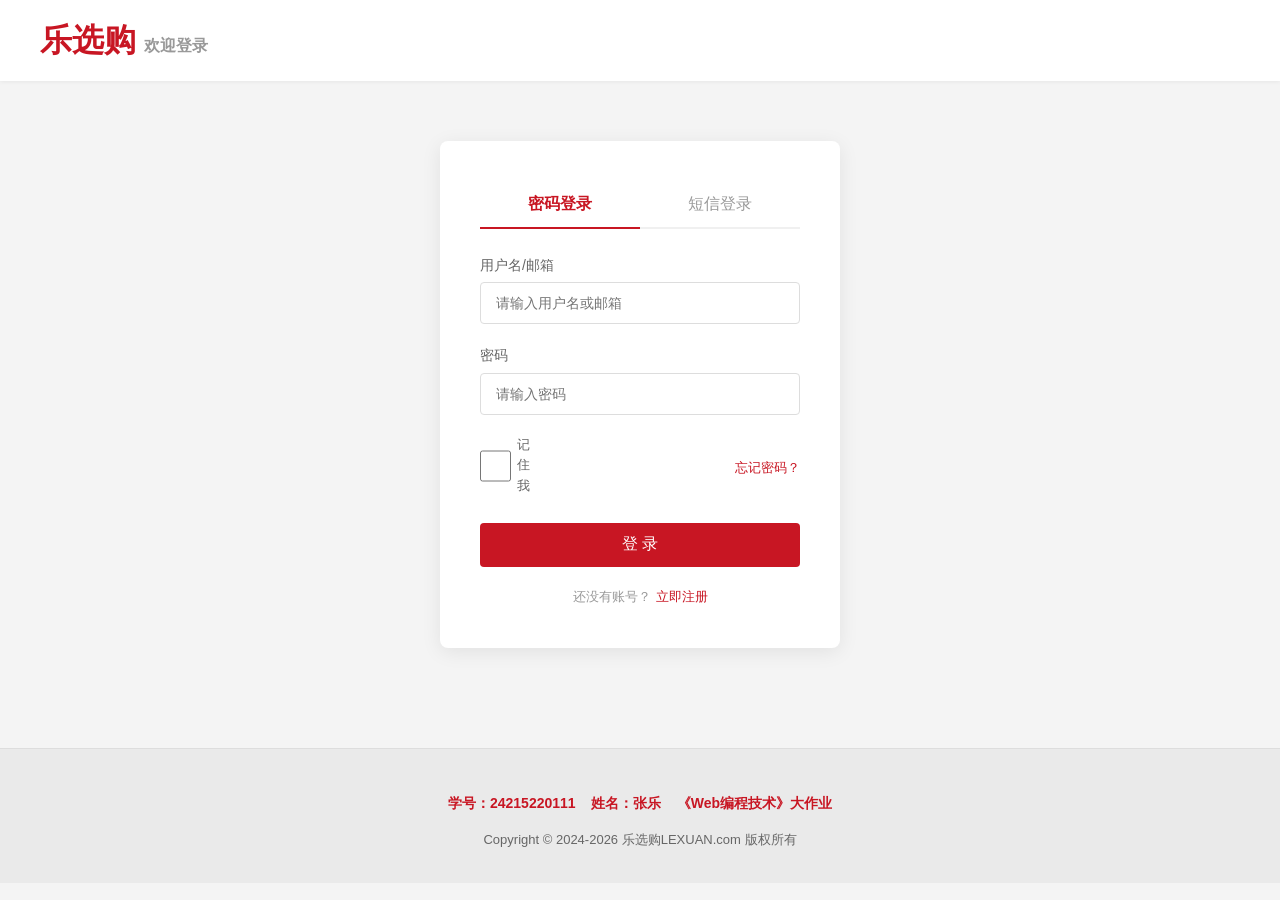
<file: order.html>
<!DOCTYPE html>
<html lang="zh-CN">
<head>
    <meta charset="UTF-8">
    <meta name="viewport" content="width=device-width, initial-scale=1.0">
    <title>提交订单 - 乐选购</title>
    <link rel="stylesheet" href="css/common.css">
    <link rel="stylesheet" href="css/order.css">
</head>
<body>
    <div id="commonTopBar"></div>
    <div id="commonHeader"></div>

    <div class="container order-page" id="orderContent">
        <!-- 动态渲染 -->
    </div>

    <div class="footer">
        <div class="container">
            <p class="student-info">学号：24215220111 &nbsp;&nbsp; 姓名：张乐 &nbsp;&nbsp; 《Web编程技术》大作业</p>
            <p>Copyright © 2024-2026 乐选购LEXUAN.com 版权所有</p>
        </div>
    </div>

    <!-- 地址弹窗 -->
    <div class="modal-overlay" id="addressModal" style="display:none;">
        <div class="modal">
            <h3>新增收货地址</h3>
            <div class="form-group">
                <input type="text" id="addrName" placeholder="收货人姓名">
            </div>
            <div class="form-group">
                <input type="text" id="addrPhone" placeholder="手机号码" maxlength="11">
            </div>
            <div class="form-group" style="display:flex;gap:10px;">
                <select id="addrProvince" style="flex:1;">
                    <option value="">请选择省份</option>
                    <option value="广东省">广东省</option>
                    <option value="北京市">北京市</option>
                    <option value="上海市">上海市</option>
                    <option value="浙江省">浙江省</option>
                    <option value="江苏省">江苏省</option>
                    <option value="四川省">四川省</option>
                    <option value="湖北省">湖北省</option>
                </select>
                <select id="addrCity" style="flex:1;">
                    <option value="">请选择城市</option>
                    <option value="深圳市">深圳市</option>
                    <option value="广州市">广州市</option>
                    <option value="北京市">北京市</option>
                    <option value="上海市">上海市</option>
                    <option value="杭州市">杭州市</option>
                    <option value="南京市">南京市</option>
                    <option value="成都市">成都市</option>
                    <option value="武汉市">武汉市</option>
                </select>
            </div>
            <div class="form-group">
                <input type="text" id="addrDetail" placeholder="详细地址（街道、门牌号等）">
            </div>
            <div class="form-group">
                <input type="text" id="addrTag" placeholder="地址标签（如：家、公司、学校）">
            </div>
            <label style="display:flex;align-items:center;gap:6px;font-size:13px;color:#666;margin-bottom:15px;cursor:pointer;">
                <input type="checkbox" id="addrDefault"> 设为默认地址
            </label>
            <div class="modal-actions">
                <button class="btn-cancel" onclick="closeAddressModal()">取消</button>
                <button class="btn-save" onclick="saveAddress()">保存</button>
            </div>
        </div>
    </div>

    <script src="js/data.js?v=2"></script>
    <script>
        initCommonHeader();

        const user = UserManager.getCurrentUser();
        if (!user) {
            window.location.href = 'login.html';
        }

        let selectedAddressId = null;
        let selectedPayment = 'wechat';
        let addresses = AddressManager.getAddresses();
        const checkedItems = CartManager.getCheckedItems();

        // 如果没有选中商品，从购物车跳过来时取全部
        if (checkedItems.length === 0) {
            const allCart = CartManager.getCart();
            if (allCart.length > 0) {
                CartManager.toggleAllCheck(true);
                // 重新获取
                window.location.reload();
            }
        }

        const currentCheckedItems = CartManager.getCheckedItems();

        function renderOrderPage() {
            const container = document.getElementById('orderContent');
            addresses = AddressManager.getAddresses();

            if (currentCheckedItems.length === 0) {
                container.innerHTML = `
                    <div style="text-align:center;padding:80px 0;">
                        <div style="font-size:60px;margin-bottom:20px;">📋</div>
                        <p style="font-size:16px;color:#999;margin-bottom:20px;">没有待结算的商品</p>
                        <a href="cart.html" class="btn btn-primary btn-lg">返回购物车</a>
                    </div>
                `;
                return;
            }

            if (!selectedAddressId && addresses.length > 0) {
                const defaultAddr = addresses.find(a => a.isDefault);
                selectedAddressId = defaultAddr ? defaultAddr.id : addresses[0].id;
            }

            const subtotal = currentCheckedItems.reduce((sum, item) => sum + item.price * item.quantity, 0);
            const shipping = subtotal >= 99 ? 0 : 10;
            const discount = Math.floor(subtotal * 0.05);
            const total = subtotal + shipping - discount;

            container.innerHTML = `
                <h2>确认订单</h2>

                <!-- 收货地址 -->
                <div class="order-section">
                    <h3>📍 收货地址</h3>
                    <div class="address-list">
                        ${addresses.map(addr => `
                            <div class="address-card ${addr.id === selectedAddressId ? 'active' : ''}"
                                 onclick="selectAddress(${addr.id})">
                                ${addr.tag ? `<span class="addr-tag">${addr.tag}</span>` : ''}
                                <div class="contact">${addr.name}</div>
                                <div class="phone">${addr.phone}</div>
                                <div class="addr-detail">${addr.province} ${addr.city} ${addr.detail}</div>
                            </div>
                        `).join('')}
                        <div class="btn-add-address" onclick="openAddressModal()">
                            + 新增地址
                        </div>
                    </div>
                </div>

                <!-- 支付方式 -->
                <div class="order-section">
                    <h3>💳 支付方式</h3>
                    <div class="payment-methods">
                        <div class="payment-method ${selectedPayment === 'wechat' ? 'active' : ''}"
                             onclick="selectPayment('wechat')">
                            💚 微信支付
                        </div>
                        <div class="payment-method ${selectedPayment === 'alipay' ? 'active' : ''}"
                             onclick="selectPayment('alipay')">
                            💙 支付宝
                        </div>
                        <div class="payment-method ${selectedPayment === 'card' ? 'active' : ''}"
                             onclick="selectPayment('card')">
                            💳 银行卡
                        </div>
                        <div class="payment-method ${selectedPayment === 'cod' ? 'active' : ''}"
                             onclick="selectPayment('cod')">
                            💵 货到付款
                        </div>
                    </div>
                </div>

                <!-- 商品清单 -->
                <div class="order-section">
                    <h3>📦 商品清单</h3>
                    <div class="order-items">
                        ${currentCheckedItems.map(function(item) {
                            // 获取商品最新图片
                            var prod = JDData.getProductById(item.productId);
                            var itemImg = '';
                            var itemImgColor = item.imgColor || '#ccc';
                            if (prod && prod.img) {
                                itemImg = '<img src="' + prod.img + '" alt="' + (prod.name || '') + '" style="width:100%;height:100%;object-fit:contain;background:#fff;">';
                            } else if (item.img) {
                                itemImg = '<img src="' + item.img + '" alt="' + (item.name || '') + '" style="width:100%;height:100%;object-fit:contain;background:#fff;">';
                            }
                            if (!itemImg) {
                                itemImg = '<span style="color:rgba(255,255,255,0.6);">' + (item.name || '?').charAt(0) + '</span>';
                            }
                            return '<div class="order-item">' +
                                '<div class="item-img" style="background:' + (prod && prod.imgColor ? prod.imgColor : itemImgColor) + ';">' + itemImg + '</div>' +
                                '<div class="item-info">' +
                                    '<div class="item-name">' + item.name + '</div>' +
                                    '<div class="item-spec">规格：' + (item.spec || '默认') + '</div>' +
                                '</div>' +
                                '<div class="item-price">' + formatPrice(item.price) + '</div>' +
                                '<div class="item-qty">×' + item.quantity + '</div>' +
                                '<div class="item-subtotal">' + formatPrice(item.price * item.quantity) + '</div>' +
                            '</div>';
                        }).join('')}
                    </div>
                </div>

                <!-- 订单摘要 -->
                <div class="order-summary">
                    <div class="summary-row">
                        商品总额：<span>${formatPrice(subtotal)}</span>
                    </div>
                    <div class="summary-row">
                        运费：<span>${shipping === 0 ? '免运费' : formatPrice(shipping)}</span>
                    </div>
                    <div class="summary-row">
                        优惠：<span style="color:#2ba14b;">-${formatPrice(discount)}</span>
                    </div>
                    <div class="summary-row total">
                        应付总额：<span>${formatPrice(total)}</span>
                    </div>
                    <button class="btn-submit" onclick="submitOrder(${total})">提交订单</button>
                </div>
            `;
        }

        function selectAddress(id) {
            selectedAddressId = id;
            renderOrderPage();
        }

        function selectPayment(method) {
            selectedPayment = method;
            renderOrderPage();
        }

        function openAddressModal() {
            document.getElementById('addressModal').style.display = 'flex';
        }

        function closeAddressModal() {
            document.getElementById('addressModal').style.display = 'none';
            // 清空表单
            ['addrName','addrPhone','addrDetail','addrTag'].forEach(id => {
                document.getElementById(id).value = '';
            });
        }

        function saveAddress() {
            const name = document.getElementById('addrName').value.trim();
            const phone = document.getElementById('addrPhone').value.trim();
            const province = document.getElementById('addrProvince').value;
            const city = document.getElementById('addrCity').value;
            const detail = document.getElementById('addrDetail').value.trim();
            const tag = document.getElementById('addrTag').value.trim();
            const isDefault = document.getElementById('addrDefault').checked;

            if (!name) { showToast('请输入收货人姓名'); return; }
            if (!phone || !/^1[3-9]\d{9}$/.test(phone)) { showToast('请输入正确的手机号'); return; }
            if (!province) { showToast('请选择省份'); return; }
            if (!city) { showToast('请选择城市'); return; }
            if (!detail) { showToast('请输入详细地址'); return; }

            AddressManager.addAddress({
                name,
                phone: phone.replace(/(\d{3})\d{4}(\d{4})/, '$1****$2'),
                province,
                city,
                detail,
                tag: tag || undefined,
                isDefault,
            });

            addresses = AddressManager.getAddresses();
            if (isDefault) {
                selectedAddressId = addresses[addresses.length - 1].id;
            }

            closeAddressModal();
            showToast('地址添加成功');
            renderOrderPage();
        }

        function submitOrder(total) {
            if (!selectedAddressId) {
                showToast('请选择收货地址');
                return;
            }

            const address = addresses.find(a => a.id === selectedAddressId);
            const orderData = {
                userId: user.id,
                username: user.username,
                address: address,
                payment: selectedPayment,
                items: [...currentCheckedItems],
                subtotal: currentCheckedItems.reduce((sum, item) => sum + item.price * item.quantity, 0),
                shipping: total - currentCheckedItems.reduce((sum, item) => sum + item.price * item.quantity, 0) + Math.floor(currentCheckedItems.reduce((sum, item) => sum + item.price * item.quantity, 0) * 0.05),
                discount: Math.floor(currentCheckedItems.reduce((sum, item) => sum + item.price * item.quantity, 0) * 0.05),
                total: total,
            };

            const order = OrderManager.createOrder(orderData);

            // 清空购物车中已购买的商品
            CartManager.clearChecked();

            // 显示成功页面
            document.getElementById('orderContent').innerHTML = `
                <div class="order-success">
                    <div class="success-icon">✓</div>
                    <h2>订单提交成功！</h2>
                    <p>订单编号：<span class="order-id">${order.id}</span></p>
                    <p>应付金额：<span class="order-amount">${formatPrice(total)}</span></p>
                    <p>收货地址：${address.province} ${address.city} ${address.detail}</p>
                    <p>支付方式：${selectedPayment === 'wechat' ? '微信支付' : selectedPayment === 'alipay' ? '支付宝' : selectedPayment === 'card' ? '银行卡' : '货到付款'}</p>
                    <p style="margin-top:10px;color:#999;">请尽快完成支付，超时订单将自动取消</p>
                    <div style="margin-top:30px;">
                        <a href="profile.html" class="btn btn-primary btn-lg" style="margin-right:15px;">查看订单</a>
                        <a href="index.html" class="btn btn-outline btn-lg">继续购物</a>
                    </div>
                </div>
            `;

            // 更新购物车数量
            CartManager.updateCartCount();
        }

        renderOrderPage();

        // 点击弹窗外部关闭
        document.getElementById('addressModal').addEventListener('click', function(e) {
            if (e.target === this) {
                closeAddressModal();
            }
        });
    </script>
</body>
</html>
</file>
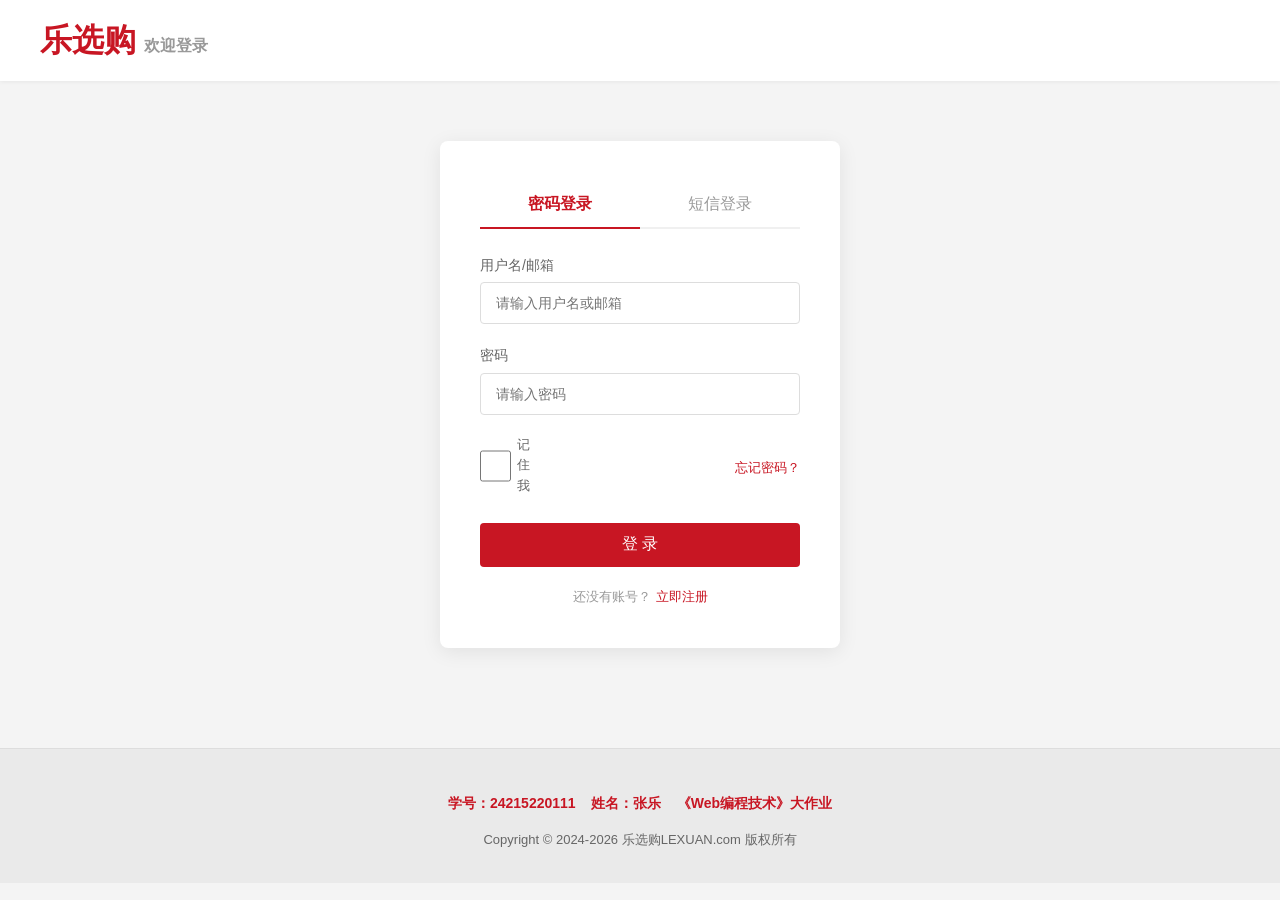
<file: profile.html>
<!DOCTYPE html>
<html lang="zh-CN">
<head>
    <meta charset="UTF-8">
    <meta name="viewport" content="width=device-width, initial-scale=1.0">
    <title>个人中心 - 乐选购</title>
    <link rel="stylesheet" href="css/common.css">
    <link rel="stylesheet" href="css/profile.css">
</head>
<body>
    <div id="commonTopBar"></div>
    <div id="commonHeader"></div>

    <div class="container profile-page">
        <div class="profile-layout">
            <!-- 侧边栏 -->
            <div class="profile-sidebar">
                <div class="user-card" id="userCard">
                    <div class="avatar" id="userAvatar">U</div>
                    <div class="username" id="sidebarUsername">未登录</div>
                    <div class="level" id="sidebarLevel"></div>
                </div>
                <ul class="profile-menu">
                    <li class="active" data-page="info" onclick="switchPage('info', this)">
                        <span class="menu-icon">👤</span> 个人信息
                    </li>
                    <li data-page="orders" onclick="switchPage('orders', this)">
                        <span class="menu-icon">📋</span> 我的订单
                    </li>
                    <li data-page="address" onclick="switchPage('address', this)">
                        <span class="menu-icon">📍</span> 收货地址
                    </li>
                    <li data-page="security" onclick="switchPage('security', this)">
                        <span class="menu-icon">🔒</span> 安全设置
                    </li>
                </ul>
            </div>

            <!-- 内容区 -->
            <div class="profile-content" id="profileContent">
                <!-- 动态渲染 -->
            </div>
        </div>
    </div>

    <div class="footer">
        <div class="container">
            <p class="student-info">学号：24215220111 &nbsp;&nbsp; 姓名：张乐 &nbsp;&nbsp; 《Web编程技术》大作业</p>
            <p>Copyright © 2024-2026 乐选购LEXUAN.com 版权所有</p>
        </div>
    </div>

    <script src="js/data.js?v=2"></script>
    <script>
        initCommonHeader();

        const user = UserManager.getCurrentUser();
        if (!user) {
            window.location.href = 'login.html';
        }

        // 初始化侧边栏用户信息
        document.getElementById('userAvatar').textContent = user.username.charAt(0).toUpperCase();
        document.getElementById('sidebarUsername').textContent = user.username;
        document.getElementById('sidebarLevel').textContent = user.level || '普通会员';

        let currentPage = 'info';

        function switchPage(page, el) {
            currentPage = page;
            document.querySelectorAll('.profile-menu li').forEach(li => li.classList.remove('active'));
            el.classList.add('active');
            renderPage(page);
        }

        function renderPage(page) {
            const container = document.getElementById('profileContent');
            const currentUser = UserManager.getCurrentUser();

            switch (page) {
                case 'info':
                    renderInfoPage(container, currentUser);
                    break;
                case 'orders':
                    renderOrdersPage(container, currentUser);
                    break;
                case 'address':
                    renderAddressPage(container);
                    break;
                case 'security':
                    renderSecurityPage(container);
                    break;
            }
        }

        // ============ 个人信息页 ============
        let isEditing = false;

        function renderInfoPage(container, user) {
            container.innerHTML = `
                <h3>个人信息</h3>
                <div class="info-grid">
                    <div class="info-item">
                        <div class="info-label">用户名</div>
                        <div class="info-value">${user.username}</div>
                    </div>
                    <div class="info-item">
                        <div class="info-label">会员等级</div>
                        <div class="info-value">${user.level || '普通会员'}</div>
                    </div>
                    <div class="info-item">
                        <div class="info-label">邮箱</div>
                        <div class="info-value" id="infoEmail">${user.email || '未设置'}</div>
                        <input type="email" id="editEmail" value="${user.email || ''}" placeholder="请输入邮箱" style="display:none;">
                    </div>
                    <div class="info-item">
                        <div class="info-label">手机号</div>
                        <div class="info-value" id="infoPhone">${user.phone || '未设置'}</div>
                        <input type="text" id="editPhone" value="${user.phone || ''}" placeholder="请输入手机号" maxlength="11" style="display:none;">
                    </div>
                    <div class="info-item">
                        <div class="info-label">注册时间</div>
                        <div class="info-value">${new Date(user.createTime).toLocaleDateString()}</div>
                    </div>
                    <div class="info-item">
                        <div class="info-label">用户ID</div>
                        <div class="info-value">${user.id}</div>
                    </div>
                </div>
                <div style="margin-top:25px;">
                    <button class="btn-save-profile" id="btnEditSave" onclick="toggleEdit()">编辑信息</button>
                </div>
            `;
            isEditing = false;
        }

        function toggleEdit() {
            isEditing = !isEditing;
            const btn = document.getElementById('btnEditSave');
            const emailValue = document.getElementById('infoEmail');
            const phoneValue = document.getElementById('infoPhone');
            const editEmail = document.getElementById('editEmail');
            const editPhone = document.getElementById('editPhone');

            if (isEditing) {
                // 进入编辑模式
                btn.textContent = '保存';
                btn.style.background = '#2ba14b';
                emailValue.style.display = 'none';
                phoneValue.style.display = 'none';
                editEmail.style.display = 'block';
                editPhone.style.display = 'block';

                // 添加取消按钮
                const cancelBtn = document.createElement('button');
                cancelBtn.className = 'btn-cancel-edit';
                cancelBtn.id = 'btnCancelEdit';
                cancelBtn.textContent = '取消';
                cancelBtn.onclick = function() {
                    isEditing = false;
                    btn.textContent = '编辑信息';
                    btn.style.background = '';
                    emailValue.style.display = '';
                    phoneValue.style.display = '';
                    editEmail.style.display = 'none';
                    editPhone.style.display = 'none';
                    cancelBtn.remove();
                };
                btn.parentNode.appendChild(cancelBtn);
            } else {
                // 保存
                const newEmail = editEmail.value.trim();
                const newPhone = editPhone.value.trim();

                if (newEmail && !/^[^\s@]+@[^\s@]+\.[^\s@]+$/.test(newEmail)) {
                    showToast('请输入正确的邮箱地址');
                    return;
                }
                if (newPhone && !/^1[3-9]\d{9}$/.test(newPhone)) {
                    showToast('请输入正确的手机号');
                    return;
                }

                const result = UserManager.updateUser({
                    ...UserManager.getCurrentUser(),
                    email: newEmail,
                    phone: newPhone,
                });

                if (result.success) {
                    showToast('信息更新成功');
                    renderPage('info');
                } else {
                    showToast('更新失败');
                }
            }
        }

        // ============ 我的订单页 ============
        function renderOrdersPage(container, user) {
            const orders = OrderManager.getUserOrders();

            container.innerHTML = `
                <h3>我的订单</h3>
                <div class="order-tabs">
                    <div class="tab active" onclick="filterOrders('all', this)">全部订单</div>
                    <div class="tab" onclick="filterOrders('待付款', this)">待付款</div>
                    <div class="tab" onclick="filterOrders('待发货', this)">待发货</div>
                    <div class="tab" onclick="filterOrders('已发货', this)">已发货</div>
                    <div class="tab" onclick="filterOrders('已完成', this)">已完成</div>
                </div>
                <div id="orderList">
                    ${renderOrderList(orders, 'all')}
                </div>
            `;
        }

        function renderOrderList(orders, filter) {
            const filtered = filter === 'all' ? orders : orders.filter(o => o.status === filter);

            if (filtered.length === 0) {
                return `
                    <div style="text-align:center;padding:60px 0;">
                        <div style="font-size:50px;margin-bottom:15px;">📦</div>
                        <p style="color:#999;">暂无订单</p>
                        <a href="index.html" class="btn btn-primary" style="margin-top:15px;display:inline-block;">去购物</a>
                    </div>
                `;
            }

            return filtered.map(function(order) {
                // 获取订单第一个商品的图片
                var firstItem = order.items[0];
                var productImg = '';
                var imgBgColor = firstItem ? (firstItem.imgColor || '#ddd') : '#ddd';
                var firstLetter = firstItem && firstItem.name ? firstItem.name.charAt(0) : '?';

                if (firstItem) {
                    var prod = JDData.getProductById(firstItem.productId);
                    if (prod && prod.img) {
                        productImg = '<img src="' + prod.img + '" alt="' + (prod.name || '') + '" style="width:100%;height:100%;object-fit:contain;background:#fff;">';
                    } else if (firstItem.img) {
                        productImg = '<img src="' + firstItem.img + '" alt="' + (firstItem.name || '') + '" style="width:100%;height:100%;object-fit:contain;background:#fff;">';
                    }
                }

                var imgHtml = productImg || ('<span style="color:rgba(255,255,255,0.6);">' + firstLetter + '</span>');

                return '<div class="order-card">' +
                    '<div class="order-header">' +
                        '<span>订单号：' + order.id + '</span>' +
                        '<span>' + new Date(order.createTime).toLocaleString() + '</span>' +
                        '<span>状态：<span style="color:var(--jd-red);">' + order.status + '</span></span>' +
                    '</div>' +
                    '<div class="order-body">' +
                        '<div class="order-product-img" style="background:' + imgBgColor + ';">' + imgHtml + '</div>' +
                        '<div class="order-product-info">' +
                            '<div class="order-product-name">' +
                                (firstItem ? firstItem.name : '商品') +
                                (order.items.length > 1 ? ' 等' + order.items.length + '件商品' : '') +
                            '</div>' +
                            '<div class="order-product-spec">共 ' + order.items.reduce(function(s, i) { return s + i.quantity; }, 0) + ' 件商品</div>' +
                        '</div>' +
                        '<div class="order-amount">' + formatPrice(order.total) + '</div>' +
                        '<div class="order-status">' + order.status + '</div>' +
                        '<div>' +
                            (order.status === '待付款'
                                ? '<button class="btn-action primary" onclick="payOrder(\'' + order.id + '\')">立即付款</button><button class="btn-action" onclick="cancelOrder(\'' + order.id + '\')">取消订单</button>'
                                : order.status === '已完成'
                                    ? '<button class="btn-action" onclick="showToast(\'评价功能开发中\')">评价</button><button class="btn-action" onclick="showToast(\'已申请售后\')">申请售后</button>'
                                    : '<button class="btn-action" onclick="showToast(\'物流查询功能开发中\')">查看物流</button>') +
                        '</div>' +
                    '</div>' +
                '</div>';
            }).join('');
        }

        function filterOrders(filter, el) {
            document.querySelectorAll('.order-tabs .tab').forEach(t => t.classList.remove('active'));
            el.classList.add('active');
            const orders = OrderManager.getUserOrders();
            document.getElementById('orderList').innerHTML = renderOrderList(orders, filter);
        }

        function payOrder(orderId) {
            OrderManager.updateOrderStatus(orderId, '待发货');
            showToast('支付成功！订单状态已更新');
            setTimeout(() => renderPage('orders'), 500);
        }

        function cancelOrder(orderId) {
            if (confirm('确定要取消该订单吗？')) {
                OrderManager.updateOrderStatus(orderId, '已取消');
                showToast('订单已取消');
                setTimeout(() => renderPage('orders'), 500);
            }
        }

        // ============ 收货地址页 ============
        function renderAddressPage(container) {
            const addresses = AddressManager.getAddresses();

            container.innerHTML = `
                <h3>收货地址管理</h3>
                <div class="address-list">
                    ${addresses.map(addr => `
                        <div class="address-card ${addr.isDefault ? 'active' : ''}" style="margin-bottom:10px;">
                            ${addr.tag ? `<span class="addr-tag">${addr.tag}</span>` : ''}
                            ${addr.isDefault ? '<span class="addr-tag" style="background:#e6a81c;">默认</span>' : ''}
                            <div class="contact">${addr.name}</div>
                            <div class="phone">${addr.phone}</div>
                            <div class="addr-detail">${addr.province} ${addr.city} ${addr.detail}</div>
                            <div style="margin-top:8px;">
                                <button class="btn-action" onclick="setDefaultAddr(${addr.id})"
                                    ${addr.isDefault ? 'disabled style="opacity:0.5;"' : ''}>
                                    ${addr.isDefault ? '当前默认' : '设为默认'}
                                </button>
                                <button class="btn-action" onclick="deleteAddr(${addr.id})"
                                    ${addr.isDefault ? 'disabled style="opacity:0.5;"' : ''}>
                                    删除
                                </button>
                            </div>
                        </div>
                    `).join('')}
                </div>
                <button class="btn btn-primary" style="margin-top:15px;" onclick="window.location.href='order.html'">
                    + 在订单页面添加新地址
                </button>
            `;
        }

        function setDefaultAddr(id) {
            const addrs = AddressManager.getAddresses();
            addrs.forEach(a => a.isDefault = (a.id === id));
            AddressManager.saveAddresses(addrs);
            showToast('默认地址已更新');
            renderPage('address');
        }

        function deleteAddr(id) {
            const addrs = AddressManager.getAddresses();
            if (addrs.length <= 1) {
                showToast('至少保留一个地址');
                return;
            }
            if (confirm('确定要删除该地址吗？')) {
                const newAddrs = addrs.filter(a => a.id !== id);
                if (addrs.find(a => a.id === id)?.isDefault && newAddrs.length > 0) {
                    newAddrs[0].isDefault = true;
                }
                AddressManager.saveAddresses(newAddrs);
                showToast('地址已删除');
                renderPage('address');
            }
        }

        // ============ 安全设置页 ============
        function renderSecurityPage(container) {
            container.innerHTML = `
                <h3>安全设置</h3>
                <div class="info-grid">
                    <div class="info-item">
                        <div class="info-label">登录密码</div>
                        <div class="info-value">******** <a href="#" style="font-size:12px;color:var(--jd-red);margin-left:10px;">修改</a></div>
                    </div>
                    <div class="info-item">
                        <div class="info-label">绑定手机</div>
                        <div class="info-value">${UserManager.getCurrentUser().phone || '未绑定'} <a href="#" style="font-size:12px;color:var(--jd-red);margin-left:10px;">${UserManager.getCurrentUser().phone ? '更换' : '绑定'}</a></div>
                    </div>
                    <div class="info-item">
                        <div class="info-label">绑定邮箱</div>
                        <div class="info-value">${UserManager.getCurrentUser().email || '未绑定'} <a href="#" style="font-size:12px;color:var(--jd-red);margin-left:10px;">${UserManager.getCurrentUser().email ? '更换' : '绑定'}</a></div>
                    </div>
                    <div class="info-item">
                        <div class="info-label">账号安全等级</div>
                        <div class="info-value" style="color:#2ba14b;font-weight:bold;">🔒 安全</div>
                    </div>
                </div>
                <p style="margin-top:20px;font-size:13px;color:#999;">
                    安全提示：建议定期修改密码，绑定手机和邮箱以保障账号安全。
                </p>
            `;
        }

        // ============ 初始渲染 ============
        renderPage('info');
    </script>
</body>
</html>
</file>
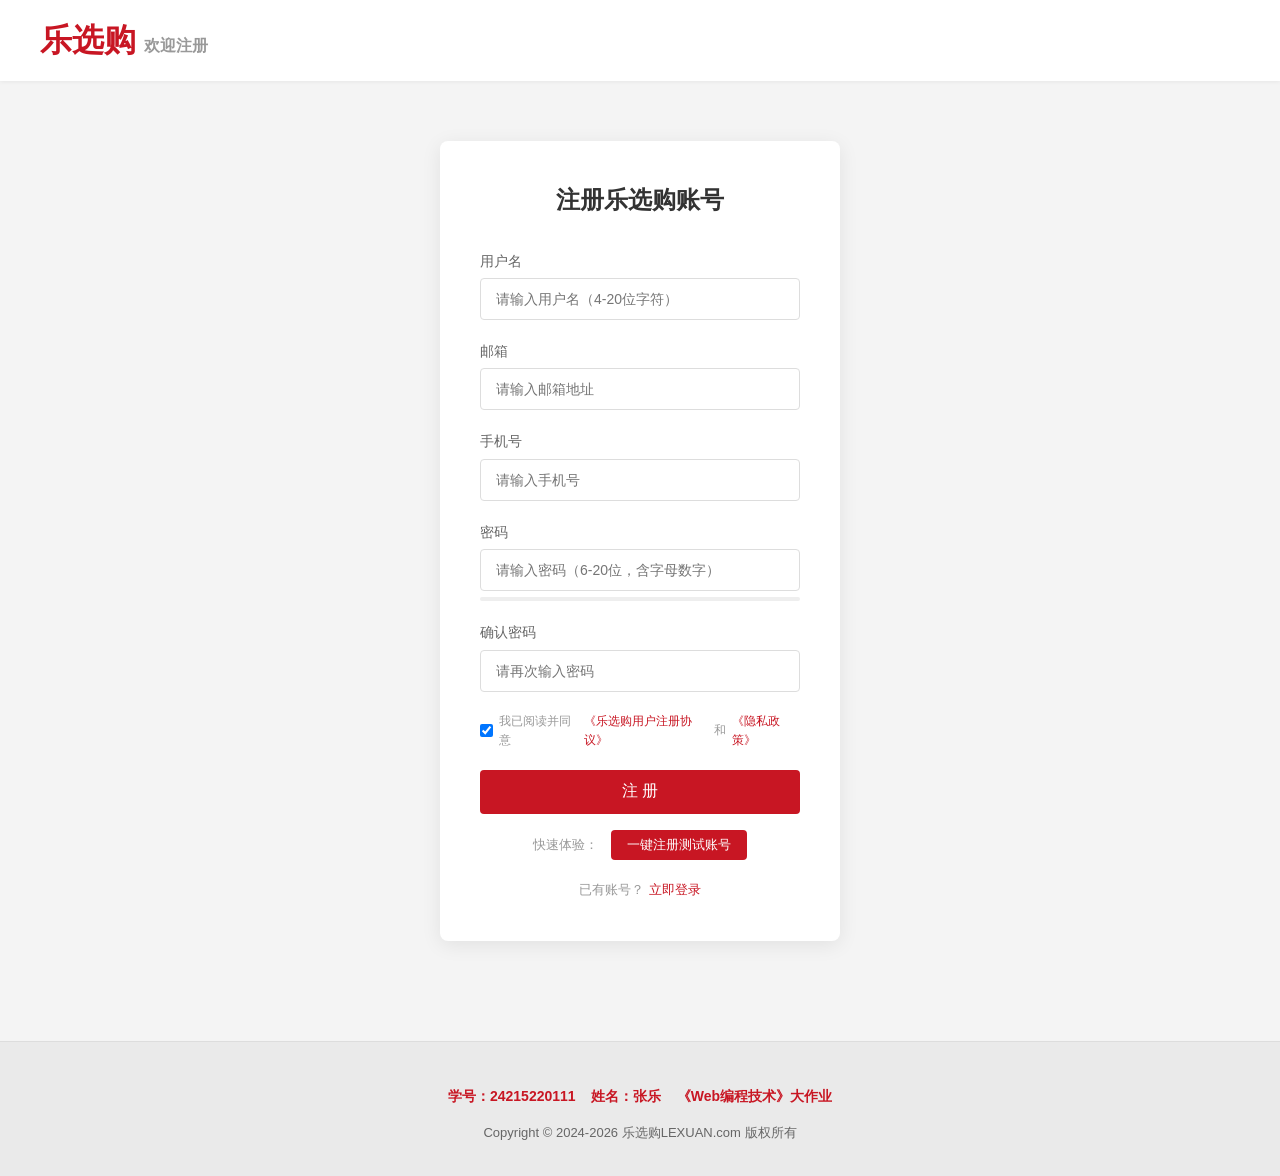
<file: register.html>
<!DOCTYPE html>
<html lang="zh-CN">
<head>
    <meta charset="UTF-8">
    <meta name="viewport" content="width=device-width, initial-scale=1.0">
    <title>乐选购注册 - 欢迎注册乐选购账号</title>
    <link rel="stylesheet" href="css/common.css">
    <link rel="stylesheet" href="css/auth.css">
</head>
<body class="auth-page">
    <div class="auth-header">
        <div class="container">
            <div class="logo">
                <a href="index.html">乐选购<span style="font-size:16px;color:#999;margin-left:8px;">欢迎注册</span></a>
            </div>
        </div>
    </div>

    <div class="auth-container">
        <div class="auth-card">
            <h2>注册乐选购账号</h2>

            <div class="form-group" id="regUsernameGroup">
                <label>用户名</label>
                <input type="text" id="regUsername" placeholder="请输入用户名（4-20位字符）" maxlength="20" autocomplete="off">
                <div class="input-icon"></div>
                <div class="error-msg">请输入4-20位用户名</div>
            </div>

            <div class="form-group" id="regEmailGroup">
                <label>邮箱</label>
                <input type="email" id="regEmail" placeholder="请输入邮箱地址" autocomplete="off">
                <div class="input-icon"></div>
                <div class="error-msg">请输入正确的邮箱地址</div>
            </div>

            <div class="form-group" id="regPhoneGroup">
                <label>手机号</label>
                <input type="text" id="regPhone" placeholder="请输入手机号" maxlength="11" autocomplete="off">
                <div class="input-icon"></div>
                <div class="error-msg">请输入正确的11位手机号</div>
            </div>

            <div class="form-group" id="regPasswordGroup">
                <label>密码</label>
                <input type="password" id="regPassword" placeholder="请输入密码（6-20位，含字母数字）" maxlength="20" autocomplete="new-password">
                <div class="input-icon"></div>
                <div class="error-msg">密码需要6-20位，包含字母和数字</div>
                <div class="password-strength" id="passwordStrength">
                    <div class="bar"></div>
                </div>
            </div>

            <div class="form-group" id="regConfirmGroup">
                <label>确认密码</label>
                <input type="password" id="regConfirm" placeholder="请再次输入密码" maxlength="20" autocomplete="new-password">
                <div class="input-icon"></div>
                <div class="error-msg">两次密码输入不一致</div>
            </div>

            <div class="agreement">
                <label style="display:flex;align-items:center;gap:6px;cursor:pointer;">
                    <input type="checkbox" id="agreeTerms" checked>
                    我已阅读并同意 <a href="#">《乐选购用户注册协议》</a> 和 <a href="#">《隐私政策》</a>
                </label>
            </div>

            <button class="auth-btn" onclick="handleRegister()">注 册</button>

            <div class="quick-register" style="margin-top:16px;text-align:center;">
                <span style="font-size:13px;color:#999;margin-right:8px;">快速体验：</span>
                <button onclick="quickRegister()" style="padding:6px 16px;background:var(--jd-red);color:#fff;border:none;border-radius:4px;cursor:pointer;font-size:13px;">一键注册测试账号</button>
            </div>

            <div class="auth-other">
                已有账号？<a href="login.html">立即登录</a>
            </div>
        </div>
    </div>

    <div class="footer">
        <div class="container">
            <p class="student-info">学号：24215220111 &nbsp;&nbsp; 姓名：张乐 &nbsp;&nbsp; 《Web编程技术》大作业</p>
            <p>Copyright © 2024-2026 乐选购LEXUAN.com 版权所有</p>
        </div>
    </div>

    <script src="js/data.js?v=2"></script>
    <script>
        // 已登录则跳转
        if (UserManager.getCurrentUser()) {
            window.location.href = 'index.html';
        }

        // ============ 实时校验 ============
        document.getElementById('regUsername').addEventListener('input', function() {
            validateField('regUsernameGroup', this.value.trim(), v => v.length >= 4 && v.length <= 20, '请输入4-20位用户名');
        });

        document.getElementById('regEmail').addEventListener('input', function() {
            const emailRegex = /^[^\s@]+@[^\s@]+\.[^\s@]+$/;
            validateField('regEmailGroup', this.value.trim(), v => emailRegex.test(v), '请输入正确的邮箱地址');
        });

        document.getElementById('regPhone').addEventListener('input', function() {
            const phoneRegex = /^1[3-9]\d{9}$/;
            validateField('regPhoneGroup', this.value.trim(), v => phoneRegex.test(v), '请输入正确的11位手机号');
        });

        document.getElementById('regPassword').addEventListener('input', function() {
            const passwordRegex = /^(?=.*[A-Za-z])(?=.*\d).{6,20}$/;
            validateField('regPasswordGroup', this.value.trim(), v => passwordRegex.test(v), '密码需要6-20位，包含字母和数字');
            updatePasswordStrength(this.value.trim());
        });

        document.getElementById('regConfirm').addEventListener('input', function() {
            const password = document.getElementById('regPassword').value.trim();
            validateField('regConfirmGroup', this.value.trim(), v => v === password && v !== '', '两次密码输入不一致');
        });

        function validateField(groupId, value, validator, errorMsg) {
            const group = document.getElementById(groupId);
            group.classList.remove('error', 'success');
            if (!value) {
                group.classList.add('error');
                group.querySelector('.error-msg').textContent = errorMsg;
            } else if (!validator(value)) {
                group.classList.add('error');
                group.querySelector('.error-msg').textContent = errorMsg;
            } else {
                group.classList.add('success');
            }
        }

        // ============ 密码强度 ============
        function updatePasswordStrength(password) {
            const strengthEl = document.getElementById('passwordStrength');
            strengthEl.className = 'password-strength';

            if (!password) return;

            let score = 0;
            if (password.length >= 6) score++;
            if (password.length >= 10) score++;
            if (/[a-z]/.test(password) && /[A-Z]/.test(password)) score++;
            if (/\d/.test(password)) score++;
            if (/[^A-Za-z0-9]/.test(password)) score++;

            if (score <= 2) strengthEl.className = 'password-strength strength-weak';
            else if (score <= 3) strengthEl.className = 'password-strength strength-medium';
            else strengthEl.className = 'password-strength strength-strong';
        }

        // ============ 注册提交 ============
        function validateRegisterForm() {
            let isValid = true;
            const fields = [
                { id: 'regUsername', groupId: 'regUsernameGroup', validator: v => v.length >= 4 && v.length <= 20, msg: '请输入4-20位用户名' },
                { id: 'regEmail', groupId: 'regEmailGroup', validator: v => /^[^\s@]+@[^\s@]+\.[^\s@]+$/.test(v), msg: '请输入正确的邮箱地址' },
                { id: 'regPhone', groupId: 'regPhoneGroup', validator: v => /^1[3-9]\d{9}$/.test(v), msg: '请输入正确的11位手机号' },
                { id: 'regPassword', groupId: 'regPasswordGroup', validator: v => /^(?=.*[A-Za-z])(?=.*\d).{6,20}$/.test(v), msg: '密码需要6-20位，包含字母和数字' },
            ];

            fields.forEach(f => {
                const value = document.getElementById(f.id).value.trim();
                const group = document.getElementById(f.groupId);
                group.classList.remove('error', 'success');
                if (!f.validator(value)) {
                    group.classList.add('error');
                    group.querySelector('.error-msg').textContent = f.msg;
                    isValid = false;
                } else {
                    group.classList.add('success');
                }
            });

            // 确认密码
            const password = document.getElementById('regPassword').value.trim();
            const confirm = document.getElementById('regConfirm').value.trim();
            const confirmGroup = document.getElementById('regConfirmGroup');
            confirmGroup.classList.remove('error', 'success');
            if (confirm !== password || !confirm) {
                confirmGroup.classList.add('error');
                isValid = false;
            } else {
                confirmGroup.classList.add('success');
            }

            // 协议
            if (!document.getElementById('agreeTerms').checked) {
                showToast('请先阅读并同意用户协议');
                isValid = false;
            }

            return isValid;
        }

        function handleRegister() {
            if (!validateRegisterForm()) {
                showToast('请检查输入信息');
                return;
            }

            const userData = {
                username: document.getElementById('regUsername').value.trim(),
                email: document.getElementById('regEmail').value.trim(),
                phone: document.getElementById('regPhone').value.trim(),
                password: document.getElementById('regPassword').value.trim(),
            };

            const result = UserManager.register(userData);

            if (result.success) {
                showToast('注册成功！正在跳转登录...');
                setTimeout(() => {
                    window.location.href = 'login.html';
                }, 1500);
            } else {
                showToast(result.message);
            }
        }

        // ============ 快速注册 ============
        function quickRegister() {
            const testUser = {
                username: 'zhangle',
                email: 'zhangle@qq.com',
                phone: '13800138000',
                password: 'ZhangLe123',
            };
            document.getElementById('regUsername').value = testUser.username;
            document.getElementById('regEmail').value = testUser.email;
            document.getElementById('regPhone').value = testUser.phone;
            document.getElementById('regPassword').value = testUser.password;
            document.getElementById('regConfirm').value = testUser.password;
            // 触发校验
            ['regUsername', 'regEmail', 'regPhone', 'regPassword', 'regConfirm'].forEach(id => {
                document.getElementById(id).dispatchEvent(new Event('input'));
            });
            showToast('已填充测试账号，点击注册即可');
        }

        // 回车提交
        document.addEventListener('keydown', function(e) {
            if (e.key === 'Enter') {
                handleRegister();
            }
        });
    </script>
</body>
</html>
</file>
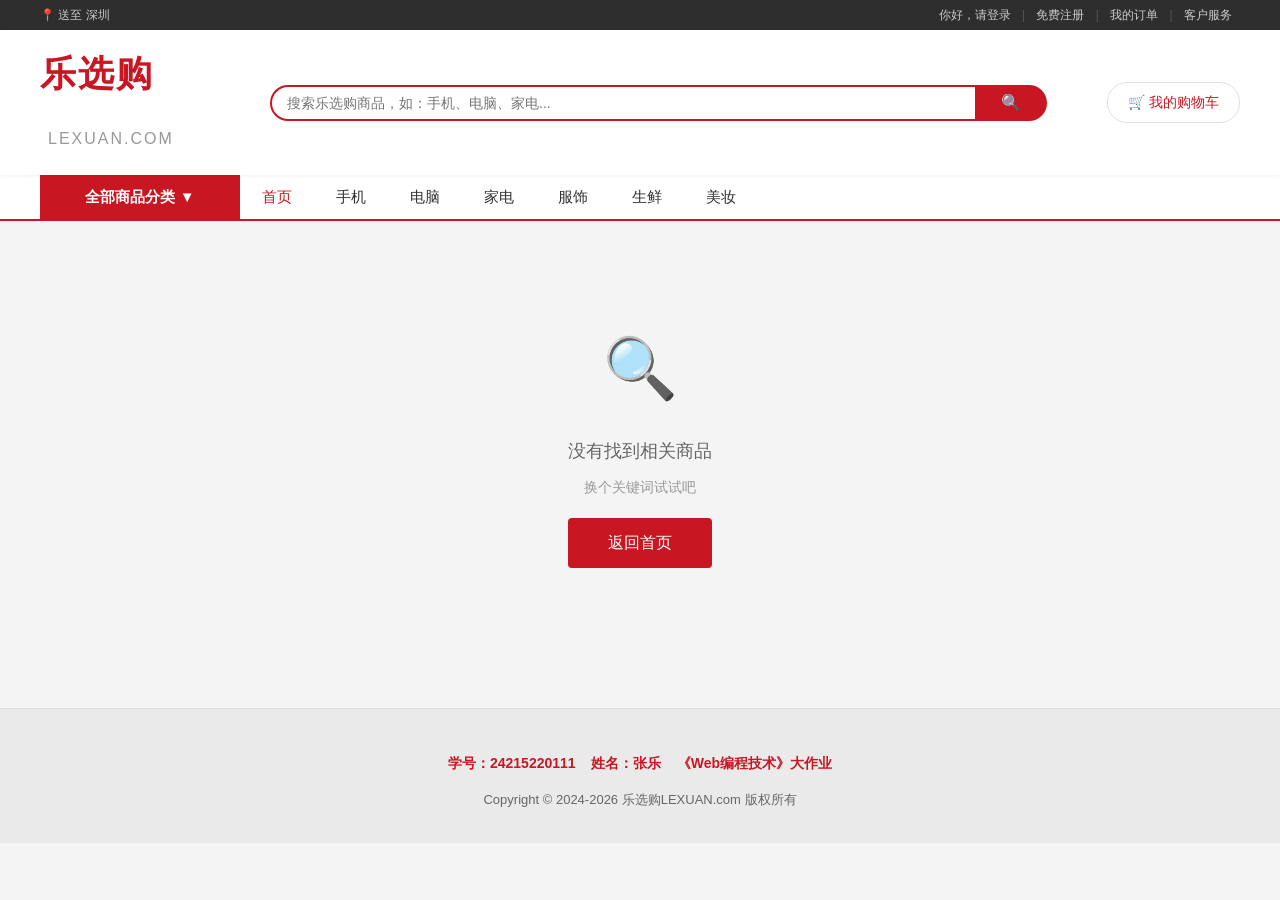
<file: search.html>
<!DOCTYPE html>
<html lang="zh-CN">
<head>
    <meta charset="UTF-8">
    <meta name="viewport" content="width=device-width, initial-scale=1.0">
    <title>商品搜索 - 乐选购</title>
    <link rel="stylesheet" href="css/common.css">
    <link rel="stylesheet" href="css/index.css">
</head>
<body>
    <div id="commonTopBar"></div>
    <div id="commonHeader"></div>

    <div class="container" style="padding:20px 0;">
        <div id="searchResults">
            <div style="text-align:center;padding:60px 0;font-size:16px;color:#999;">搜索中...</div>
        </div>
    </div>

    <div class="footer">
        <div class="container">
            <p class="student-info">学号：24215220111 &nbsp;&nbsp; 姓名：张乐 &nbsp;&nbsp; 《Web编程技术》大作业</p>
            <p>Copyright © 2024-2026 乐选购LEXUAN.com 版权所有</p>
        </div>
    </div>

    <script src="js/data.js?v=2"></script>
    <script>
        initCommonHeader();

        const keyword = getUrlParam('q');
        const categoryId = getUrlParam('cat');
        let results = [];

        if (keyword) {
            results = JDData.searchProducts(keyword);
        } else if (categoryId) {
            results = JDData.getProductsByCategory(parseInt(categoryId));
        }

        const container = document.getElementById('searchResults');
        const category = categoryId ? JDData.categories.find(c => c.id === parseInt(categoryId)) : null;

        let title = '';
        if (keyword && category) {
            title = `"${keyword}" - ${category.name}`;
        } else if (keyword) {
            title = `搜索 "${keyword}"`;
        } else if (category) {
            title = category.icon + ' ' + category.name;
        }

        document.title = (title || '商品列表') + ' - 乐选购';

        if (results.length === 0) {
            container.innerHTML = `
                <div style="text-align:center;padding:80px 0;">
                    <div style="font-size:60px;margin-bottom:20px;">🔍</div>
                    <p style="font-size:18px;color:#666;margin-bottom:10px;">没有找到相关商品</p>
                    <p style="font-size:14px;color:#999;margin-bottom:20px;">换个关键词试试吧</p>
                    <a href="index.html" class="btn btn-primary btn-lg">返回首页</a>
                </div>
            `;
        } else {
            container.innerHTML = `
                <div style="font-size:20px;font-weight:bold;margin-bottom:20px;padding-bottom:10px;border-bottom:1px solid #eee;">
                    ${title || '全部商品'}
                    <span style="font-size:14px;color:#999;font-weight:normal;">（共${results.length}件商品）</span>
                </div>
                <div class="product-grid">
                    ${results.map(p => {
                        const imgHtml = p.img ? `<img src="${p.img}" alt="${p.name}" style="width:100%;height:100%;object-fit:contain;">` : `<span style="font-size:50px;color:rgba(255,255,255,0.6);">${p.name.charAt(0)}</span>`;
                        return `
                        <div class="product-card" onclick="location.href='detail.html?id=${p.id}'">
                            <div class="product-img" style="background:${p.imgColor};">
                                ${p.tag ? `<span class="product-tag">${p.tag}</span>` : ''}
                                ${imgHtml}
                            </div>
                            <div class="product-info">
                                <div class="product-name">${p.name}</div>
                                <div class="product-price"><small>¥</small>${p.price}</div>
                                <div class="product-sold">已售 ${p.sold > 10000 ? (p.sold/10000).toFixed(1)+'万' : p.sold}+ 件</div>
                            </div>
                        </div>
                    `}).join('')}
                </div>
            `;
        }

        // 搜索框回填关键词
        if (keyword) {
            document.getElementById('searchInput').value = keyword;
        }
    </script>
</body>
</html>
</file>
<file: css/common.css>
/* ============ 乐选购商城 - 公共样式 ============ */
/* 学号：2024XXXXXX  姓名：XXX */

* {
    margin: 0;
    padding: 0;
    box-sizing: border-box;
}

:root {
    --jd-red: #c81623;
    --jd-red-hover: #e33333;
    --jd-orange: #f30213;
    --jd-light-red: #e1251b;
    --jd-bg: #f4f4f4;
    --jd-white: #fff;
    --jd-dark: #333;
    --jd-gray: #666;
    --jd-light-gray: #999;
    --jd-border: #e0e0e0;
    --jd-gold: #e6a81c;
    --jd-shadow: 0 2px 12px rgba(0,0,0,0.08);
    --jd-radius: 4px;
    --transition: all 0.3s ease;
}

body {
    font-family: "Microsoft YaHei", "PingFang SC", "Helvetica Neue", Arial, sans-serif;
    background-color: var(--jd-bg);
    color: var(--jd-dark);
    min-width: 1200px;
    line-height: 1.6;
}

a {
    text-decoration: none;
    color: var(--jd-dark);
    transition: var(--transition);
}

a:hover {
    color: var(--jd-red);
}

ul, ol {
    list-style: none;
}

img {
    display: block;
    max-width: 100%;
}

.container {
    width: 1200px;
    margin: 0 auto;
}

/* ============ 顶部工具栏 ============ */
.top-bar {
    background: #2e2e2e;
    height: 30px;
    line-height: 30px;
    font-size: 12px;
}

.top-bar .container {
    display: flex;
    justify-content: space-between;
}

.top-bar .location {
    color: #ccc;
}

.top-bar .location a {
    color: #ccc;
    margin-right: 10px;
}

.top-bar .location a:hover {
    color: #fff;
}

.top-bar .user-links a {
    color: #ccc;
    margin: 0 8px;
}

.top-bar .user-links a:hover {
    color: #fff;
}

.top-bar .user-links .sep {
    color: #555;
}

/* ============ 头部搜索区 ============ */
.header {
    background: var(--jd-white);
    padding: 15px 0;
    box-shadow: 0 1px 4px rgba(0,0,0,0.06);
    position: sticky;
    top: 0;
    z-index: 1000;
}

.header .container {
    display: flex;
    align-items: center;
}

.header .logo {
    width: 190px;
    margin-right: 40px;
}

.header .logo h1 {
    font-size: 36px;
    font-weight: bold;
    color: var(--jd-red);
    letter-spacing: 2px;
}

.header .logo h1 span {
    font-size: 16px;
    color: #999;
    margin-left: 8px;
    font-weight: normal;
}

/* 搜索框 */
.search-box {
    flex: 1;
    display: flex;
    margin-right: 60px;
}

.search-box input {
    flex: 1;
    height: 36px;
    border: 2px solid var(--jd-red);
    border-right: none;
    padding: 0 15px;
    font-size: 14px;
    outline: none;
    border-radius: 20px 0 0 20px;
}

.search-box input:focus {
    border-color: var(--jd-red);
}

.search-box button {
    width: 72px;
    height: 36px;
    background: var(--jd-red);
    color: #fff;
    border: none;
    font-size: 16px;
    cursor: pointer;
    border-radius: 0 20px 20px 0;
    transition: var(--transition);
}

.search-box button:hover {
    background: var(--jd-red-hover);
}

/* 购物车图标 */
.cart-icon {
    position: relative;
    cursor: pointer;
    padding: 8px 20px;
    border: 1px solid #e0e0e0;
    border-radius: 20px;
    font-size: 14px;
    color: var(--jd-red);
    transition: var(--transition);
}

.cart-icon:hover {
    border-color: var(--jd-red);
}

.cart-icon .cart-count {
    position: absolute;
    top: -5px;
    right: 5px;
    background: var(--jd-red);
    color: #fff;
    font-size: 11px;
    padding: 1px 6px;
    border-radius: 10px;
}

/* ============ 导航栏 ============ */
.nav {
    background: var(--jd-white);
    border-bottom: 2px solid var(--jd-red);
}

.nav .container {
    display: flex;
}

/* 全部分类 */
.nav .all-category {
    width: 200px;
    background: var(--jd-red);
    color: #fff;
    text-align: center;
    line-height: 44px;
    font-size: 15px;
    font-weight: bold;
    cursor: pointer;
    position: relative;
}

.nav .all-category:hover .category-dropdown {
    display: block;
}

.category-dropdown {
    display: none;
    position: absolute;
    top: 44px;
    left: 0;
    width: 200px;
    background: var(--jd-white);
    border: 1px solid #e0e0e0;
    box-shadow: var(--jd-shadow);
    z-index: 999;
}

.category-dropdown li {
    padding: 10px 15px;
    border-bottom: 1px solid #f5f5f5;
    cursor: pointer;
    font-size: 13px;
    color: var(--jd-dark);
    transition: var(--transition);
    font-weight: normal;
}

.category-dropdown li:hover {
    background: #f9f9f9;
    color: var(--jd-red);
}

/* 导航链接 */
.nav .nav-links {
    display: flex;
    line-height: 44px;
    font-size: 15px;
}

.nav .nav-links a {
    padding: 0 22px;
    color: var(--jd-dark);
}

.nav .nav-links a.active,
.nav .nav-links a:hover {
    color: var(--jd-red);
}

/* ============ 底部 ============ */
.footer {
    background: #eaeaea;
    padding: 30px 0;
    margin-top: 40px;
    border-top: 1px solid #ddd;
}

.footer .container {
    text-align: center;
    font-size: 13px;
    color: #666;
    line-height: 2;
}

.footer .student-info {
    color: var(--jd-red);
    font-weight: bold;
    font-size: 14px;
    margin: 10px 0;
}

/* ============ 按钮通用 ============ */
.btn {
    display: inline-block;
    padding: 8px 24px;
    border: none;
    border-radius: var(--jd-radius);
    cursor: pointer;
    font-size: 14px;
    transition: var(--transition);
}

.btn-primary {
    background: var(--jd-red);
    color: #fff;
}

.btn-primary:hover {
    background: var(--jd-red-hover);
}

.btn-outline {
    background: #fff;
    color: var(--jd-red);
    border: 1px solid var(--jd-red);
}

.btn-outline:hover {
    background: #fff5f5;
}

.btn-lg {
    padding: 12px 40px;
    font-size: 16px;
}

/* ============ Toast ============ */
.toast {
    position: fixed;
    top: 80px;
    left: 50%;
    transform: translateX(-50%);
    background: rgba(0,0,0,0.75);
    color: #fff;
    padding: 12px 30px;
    border-radius: 4px;
    font-size: 14px;
    z-index: 9999;
    animation: fadeInOut 2s ease;
}

@keyframes fadeInOut {
    0% { opacity: 0; transform: translateX(-50%) translateY(-10px); }
    10% { opacity: 1; transform: translateX(-50%) translateY(0); }
    80% { opacity: 1; }
    100% { opacity: 0; }
}

/* ============ 面包屑 ============ */
.breadcrumb {
    padding: 15px 0;
    font-size: 13px;
    color: #999;
}

.breadcrumb a {
    color: #666;
}

.breadcrumb span {
    margin: 0 6px;
}
</file>
<file: css/index.css>
/* ============ 乐选购商城 - 首页样式 ============ */

/* 首页主体区域 */
.main-content {
    margin-bottom: 30px;
}

/* 分类+轮播区域 */
.hero-section {
    display: flex;
    height: 460px;
    margin: 15px 0;
    gap: 10px;
}

/* 侧边分类 */
.side-category {
    width: 200px;
    background: #fff;
    padding: 10px 0;
    border-right: 1px solid #f0f0f0;
}

.side-category li {
    padding: 8px 15px;
    font-size: 13px;
    cursor: pointer;
    transition: var(--transition);
}

.side-category li:hover {
    background: #f9f9f9;
    color: var(--jd-red);
}

.side-category li i {
    color: var(--jd-red);
    margin-right: 5px;
}

/* 轮播图 */
.banner-wrapper {
    flex: 1;
    position: relative;
    overflow: hidden;
    border-radius: 6px;
}

.banner-slider {
    display: flex;
    transition: transform 0.5s ease-in-out;
    height: 100%;
}

.banner-slide {
    min-width: 100%;
    height: 100%;
    display: flex;
    align-items: center;
    justify-content: center;
    font-size: 60px;
    color: #fff;
    font-weight: bold;
}

.banner-slide:nth-child(1) { background: linear-gradient(135deg, #e1251b, #ff6b6b); }
.banner-slide:nth-child(2) { background: linear-gradient(135deg, #0a5ca8, #4a90e2); }
.banner-slide:nth-child(3) { background: linear-gradient(135deg, #2ba14b, #5dcb73); }
.banner-slide:nth-child(4) { background: linear-gradient(135deg, #e6a81c, #f0c050); }
.banner-slide:nth-child(5) { background: linear-gradient(135deg, #8b3a8b, #c060c0); }

.banner-slide .slide-text {
    text-align: center;
}

.banner-slide .slide-text small {
    display: block;
    font-size: 16px;
    margin-top: 10px;
    opacity: 0.9;
}

.banner-dots {
    position: absolute;
    bottom: 15px;
    left: 50%;
    transform: translateX(-50%);
    display: flex;
    gap: 8px;
}

.banner-dots span {
    width: 10px;
    height: 10px;
    border-radius: 50%;
    background: rgba(255,255,255,0.5);
    cursor: pointer;
    transition: var(--transition);
}

.banner-dots span.active {
    background: #fff;
    width: 24px;
    border-radius: 5px;
}

.banner-arrow {
    position: absolute;
    top: 50%;
    transform: translateY(-50%);
    width: 36px;
    height: 36px;
    background: rgba(0,0,0,0.2);
    color: #fff;
    border: none;
    font-size: 18px;
    cursor: pointer;
    border-radius: 50%;
    display: flex;
    align-items: center;
    justify-content: center;
    transition: var(--transition);
}

.banner-arrow:hover {
    background: rgba(0,0,0,0.5);
}

.banner-arrow.prev { left: 10px; }
.banner-arrow.next { right: 10px; }

/* 右侧小广告 */
.banner-side {
    width: 190px;
    display: flex;
    flex-direction: column;
    gap: 10px;
}

.banner-side-item {
    flex: 1;
    background: #fff;
    display: flex;
    align-items: center;
    justify-content: center;
    font-size: 13px;
    color: #999;
    border-radius: 4px;
    cursor: pointer;
    transition: var(--transition);
    padding: 10px;
    text-align: center;
}

.banner-side-item:hover {
    box-shadow: 0 2px 8px rgba(0,0,0,0.1);
}

/* ============ 秒杀区 ============ */
.section-title {
    font-size: 22px;
    font-weight: bold;
    color: var(--jd-dark);
    margin: 25px 0 15px;
    padding-left: 10px;
    border-left: 4px solid var(--jd-red);
}

.seckill-section {
    background: #fff;
    padding: 20px;
    margin-bottom: 20px;
    border-radius: 6px;
}

.seckill-header {
    display: flex;
    align-items: center;
    margin-bottom: 15px;
}

.seckill-header .seckill-title {
    font-size: 22px;
    font-weight: bold;
    color: var(--jd-red);
    margin-right: 20px;
}

.seckill-countdown {
    display: flex;
    align-items: center;
    font-size: 14px;
    color: #fff;
}

.seckill-countdown span {
    background: #333;
    padding: 3px 8px;
    border-radius: 3px;
    margin: 0 2px;
    font-size: 16px;
    font-weight: bold;
}

.seckill-countdown .colon {
    background: none;
    color: #333;
    padding: 0;
}

.seckill-btn {
    margin-left: 12px;
    background: var(--jd-red);
    color: #fff;
    padding: 4px 16px;
    border-radius: 3px;
    font-size: 14px;
    text-decoration: none;
    white-space: nowrap;
    transition: opacity 0.2s;
}
.seckill-btn:hover { opacity: 0.85; }

.seckill-products {
    display: flex;
    gap: 15px;
}

.seckill-item {
    flex: 1;
    text-align: center;
    padding: 10px;
    cursor: pointer;
    transition: var(--transition);
    border-radius: 4px;
}

.seckill-item:hover {
    box-shadow: 0 2px 10px rgba(0,0,0,0.1);
}

.seckill-item .product-icon {
    width: 120px;
    height: 120px;
    margin: 0 auto 10px;
    background: linear-gradient(135deg, #f5f5f5, #e8e8e8);
    border-radius: 8px;
    display: flex;
    align-items: center;
    justify-content: center;
    font-size: 40px;
}

.seckill-item .seckill-price {
    color: var(--jd-red);
    font-size: 20px;
    font-weight: bold;
}

.seckill-item .seckill-price small {
    font-size: 14px;
}

.seckill-item .old-price {
    color: #999;
    font-size: 12px;
    text-decoration: line-through;
    margin-top: 3px;
}

/* ============ 商品推荐区 ============ */
.product-grid {
    display: grid;
    grid-template-columns: repeat(5, 1fr);
    gap: 12px;
    margin-bottom: 20px;
}

.product-card {
    background: #fff;
    border-radius: 6px;
    overflow: hidden;
    cursor: pointer;
    transition: var(--transition);
    position: relative;
}

.product-card:hover {
    transform: translateY(-4px);
    box-shadow: 0 8px 25px rgba(0,0,0,0.12);
}

.product-card .product-img {
    width: 100%;
    height: 200px;
    display: flex;
    align-items: center;
    justify-content: center;
    font-size: 50px;
    color: #fff;
    position: relative;
    background: #fff;
    overflow: hidden;
}
.product-card .product-img img {
    width: 100%;
    height: 100%;
    object-fit: contain;
    background: #fff;
}

.product-card .product-info {
    padding: 12px;
}

.product-card .product-name {
    font-size: 14px;
    color: #333;
    margin-bottom: 8px;
    display: -webkit-box;
    -webkit-line-clamp: 2;
    -webkit-box-orient: vertical;
    overflow: hidden;
    line-height: 1.4;
    height: 39px;
}

.product-card .product-price {
    color: var(--jd-red);
    font-size: 20px;
    font-weight: bold;
}

.product-card .product-price small {
    font-size: 14px;
}

.product-card .product-sold {
    font-size: 12px;
    color: #999;
    margin-top: 4px;
}

.product-card .product-tag {
    position: absolute;
    top: 10px;
    left: 10px;
    background: var(--jd-red);
    color: #fff;
    padding: 2px 8px;
    border-radius: 3px;
    font-size: 11px;
}

/* ============ 分类楼层 ============ */
.floor-section {
    background: #fff;
    margin-bottom: 20px;
    border-radius: 6px;
    overflow: hidden;
}

.floor-header {
    padding: 15px 20px;
    font-size: 20px;
    font-weight: bold;
    border-bottom: 1px solid #f0f0f0;
    display: flex;
    align-items: center;
}

.floor-header i {
    color: var(--jd-red);
    margin-right: 8px;
}

.floor-header .more {
    margin-left: auto;
    font-size: 13px;
    color: #999;
    font-weight: normal;
    cursor: pointer;
}

.floor-products {
    display: flex;
    padding: 15px;
    gap: 15px;
}

.floor-products .product-card {
    flex: 1;
}

/* ============ 响应式 ============ */
@media (max-width: 1240px) {
    .container { width: 100%; padding: 0 15px; }
    .product-grid { grid-template-columns: repeat(4, 1fr); }
    .hero-section { height: auto; flex-wrap: wrap; }
    .banner-side { flex-direction: row; width: 100%; }
}
</file>
<file: css/cart.css>
/* ============ 购物车页面样式 ============ */

.cart-page {
    background: #fff;
    padding: 30px 0;
}

.cart-page h2 {
    font-size: 24px;
    margin-bottom: 20px;
    color: #333;
}

/* 购物车表格 */
.cart-table {
    width: 100%;
    border-collapse: collapse;
}

.cart-table thead {
    background: #f9f9f9;
}

.cart-table th {
    padding: 12px 15px;
    font-size: 13px;
    color: #666;
    font-weight: normal;
    text-align: left;
    border-bottom: 1px solid #eee;
}

.cart-table td {
    padding: 15px;
    border-bottom: 1px solid #f5f5f5;
    vertical-align: middle;
}

.cart-table .col-check { width: 50px; }
.cart-table .col-product { width: 420px; }
.cart-table .col-price { width: 130px; text-align: center; }
.cart-table .col-qty { width: 150px; text-align: center; }
.cart-table .col-subtotal { width: 130px; text-align: center; }
.cart-table .col-action { width: 100px; text-align: center; }

.cart-product {
    display: flex;
    align-items: center;
    gap: 12px;
}

.cart-product .cart-product-img {
    width: 80px;
    height: 80px;
    border-radius: 4px;
    display: flex;
    align-items: center;
    justify-content: center;
    font-size: 36px;
    color: #fff;
    flex-shrink: 0;
}

.cart-product .cart-product-name {
    font-size: 13px;
    color: #333;
    line-height: 1.5;
}

.cart-product .cart-product-spec {
    font-size: 12px;
    color: #999;
    margin-top: 4px;
}

/* 底部结算栏 */
.cart-footer {
    display: flex;
    align-items: center;
    justify-content: space-between;
    padding: 20px;
    background: #fff;
    border-top: 2px solid #eee;
    margin-top: 10px;
    position: sticky;
    bottom: 0;
}

.cart-footer .select-all {
    display: flex;
    align-items: center;
    gap: 8px;
    font-size: 14px;
    color: #666;
}

.cart-footer .cart-summary {
    display: flex;
    align-items: center;
    gap: 20px;
}

.cart-footer .summary-text {
    font-size: 14px;
    color: #666;
}

.cart-footer .summary-text span {
    color: var(--jd-red);
    font-weight: bold;
}

.cart-footer .total-price {
    font-size: 22px;
    color: var(--jd-red);
    font-weight: bold;
}

.cart-footer .total-price small {
    font-size: 14px;
}

.cart-footer .btn-checkout {
    padding: 12px 50px;
    background: var(--jd-red);
    color: #fff;
    border: none;
    border-radius: 4px;
    font-size: 18px;
    font-weight: bold;
    cursor: pointer;
    transition: var(--transition);
}

.cart-footer .btn-checkout:hover {
    background: var(--jd-red-hover);
}

.cart-footer .btn-checkout:disabled {
    background: #ccc;
    cursor: not-allowed;
}

/* 自定义复选框 */
.custom-checkbox {
    width: 16px;
    height: 16px;
    border: 1px solid #ddd;
    border-radius: 2px;
    cursor: pointer;
    display: inline-flex;
    align-items: center;
    justify-content: center;
    transition: var(--transition);
    background: #fff;
}

.custom-checkbox.checked {
    background: var(--jd-red);
    border-color: var(--jd-red);
    color: #fff;
    font-size: 11px;
}

/* 删除按钮 */
.btn-delete {
    color: #999;
    cursor: pointer;
    font-size: 13px;
    border: none;
    background: none;
    transition: var(--transition);
}

.btn-delete:hover {
    color: var(--jd-red);
}

/* 空购物车 */
.empty-cart {
    text-align: center;
    padding: 80px 0;
}

.empty-cart .empty-icon {
    font-size: 80px;
    color: #ddd;
    margin-bottom: 20px;
}

.empty-cart p {
    font-size: 16px;
    color: #999;
    margin-bottom: 20px;
}

.empty-cart .btn-go-shopping {
    display: inline-block;
    padding: 10px 30px;
    background: var(--jd-red);
    color: #fff;
    border-radius: 4px;
    font-size: 14px;
}

/* 数量调整 */
.qty-control {
    display: inline-flex;
    align-items: center;
}

.qty-control .qty-btn {
    width: 28px;
    height: 28px;
    border: 1px solid #ddd;
    background: #f5f5f5;
    cursor: pointer;
    font-size: 16px;
    transition: var(--transition);
}

.qty-control .qty-btn:hover {
    background: #e8e8e8;
}

.qty-control input {
    width: 50px;
    height: 28px;
    border: 1px solid #ddd;
    border-left: none;
    border-right: none;
    text-align: center;
    font-size: 13px;
    outline: none;
}
</file>
<file: css/detail.css>
/* ============ 商品详情页样式 ============ */

.detail-page {
    background: #fff;
}

.detail-main {
    display: flex;
    gap: 30px;
    padding: 30px 0;
}

/* 商品图片 */
.detail-gallery {
    width: 420px;
}

.gallery-main {
    width: 420px;
    height: 420px;
    border: 1px solid #f0f0f0;
    border-radius: 4px;
    display: flex;
    align-items: center;
    justify-content: center;
    font-size: 100px;
    color: #fff;
    margin-bottom: 10px;
    cursor: zoom-in;
    overflow: hidden;
}

.gallery-thumbs {
    display: flex;
    gap: 10px;
}

.gallery-thumbs .thumb {
    width: 60px;
    height: 60px;
    border: 2px solid transparent;
    border-radius: 4px;
    cursor: pointer;
    display: flex;
    align-items: center;
    justify-content: center;
    font-size: 24px;
    color: #fff;
    transition: var(--transition);
}

.gallery-thumbs .thumb.active {
    border-color: var(--jd-red);
}

/* 商品信息 */
.detail-info {
    flex: 1;
}

.detail-info .product-title {
    font-size: 20px;
    font-weight: bold;
    color: #333;
    margin-bottom: 15px;
    line-height: 1.5;
}

.detail-info .product-subtitle {
    font-size: 13px;
    color: var(--jd-red);
    background: #fff5f5;
    padding: 6px 12px;
    border-radius: 4px;
    margin-bottom: 15px;
    display: inline-block;
}

.detail-price-box {
    background: #f9f9f9;
    padding: 20px;
    border-radius: 6px;
    margin-bottom: 20px;
}

.detail-price-box .price-label {
    font-size: 13px;
    color: #999;
}

.detail-price-box .current-price {
    font-size: 30px;
    color: var(--jd-red);
    font-weight: bold;
}

.detail-price-box .current-price small {
    font-size: 18px;
}

.detail-price-box .old-price {
    font-size: 13px;
    color: #999;
    text-decoration: line-through;
    margin-left: 10px;
}

.detail-price-box .discount-tag {
    display: inline-block;
    background: var(--jd-red);
    color: #fff;
    padding: 2px 8px;
    border-radius: 3px;
    font-size: 11px;
    margin-left: 10px;
}

.detail-promo {
    display: flex;
    align-items: center;
    padding: 10px 0;
    border-bottom: 1px dashed #eee;
    font-size: 13px;
}

.detail-promo .promo-label {
    color: #999;
    width: 60px;
}

.detail-promo .promo-value {
    color: var(--jd-red);
}

/* 规格选择 */
.spec-section {
    margin: 15px 0;
}

.spec-section .spec-title {
    font-size: 13px;
    color: #999;
    margin-bottom: 8px;
}

.spec-options {
    display: flex;
    gap: 8px;
    flex-wrap: wrap;
}

.spec-option {
    padding: 6px 16px;
    border: 1px solid #ddd;
    border-radius: 4px;
    font-size: 13px;
    cursor: pointer;
    transition: var(--transition);
}

.spec-option:hover {
    border-color: var(--jd-red);
    color: var(--jd-red);
}

.spec-option.active {
    border-color: var(--jd-red);
    color: var(--jd-red);
    background: #fff5f5;
}

/* 数量 */
.quantity-box {
    display: flex;
    align-items: center;
    gap: 0;
}

.quantity-box .qty-btn {
    width: 36px;
    height: 36px;
    border: 1px solid #ddd;
    background: #f5f5f5;
    font-size: 18px;
    cursor: pointer;
    transition: var(--transition);
}

.quantity-box .qty-btn:hover {
    background: #e8e8e8;
}

.quantity-box input {
    width: 60px;
    height: 36px;
    border: 1px solid #ddd;
    border-left: none;
    border-right: none;
    text-align: center;
    font-size: 14px;
    outline: none;
}

/* 操作按钮 */
.detail-actions {
    display: flex;
    gap: 15px;
    margin-top: 25px;
}

.detail-actions .btn-add-cart {
    width: 180px;
    height: 50px;
    background: var(--jd-red);
    color: #fff;
    border: none;
    border-radius: 4px;
    font-size: 18px;
    font-weight: bold;
    cursor: pointer;
    transition: var(--transition);
}

.detail-actions .btn-add-cart:hover {
    background: var(--jd-red-hover);
}

.detail-actions .btn-buy-now {
    width: 180px;
    height: 50px;
    background: #e6a81c;
    color: #fff;
    border: none;
    border-radius: 4px;
    font-size: 18px;
    font-weight: bold;
    cursor: pointer;
    transition: var(--transition);
}

.detail-actions .btn-buy-now:hover {
    background: #f0b830;
}

/* 商品详情描述 */
.detail-desc {
    margin-top: 30px;
    padding-top: 30px;
    border-top: 1px solid #eee;
}

.detail-desc h3 {
    font-size: 18px;
    margin-bottom: 15px;
    padding-left: 10px;
    border-left: 3px solid var(--jd-red);
}

.detail-desc .desc-content {
    color: #666;
    font-size: 14px;
    line-height: 2;
}

.detail-desc .feature-list {
    display: grid;
    grid-template-columns: repeat(2, 1fr);
    gap: 10px;
    margin-top: 15px;
}

.feature-list li {
    padding: 10px;
    background: #f9f9f9;
    border-radius: 4px;
    font-size: 13px;
}

.feature-list li::before {
    content: '✓ ';
    color: #2ba14b;
    font-weight: bold;
}

/* 评价区 */
.reviews-section {
    margin-top: 30px;
    padding-top: 30px;
    border-top: 1px solid #eee;
}

.reviews-section h3 {
    font-size: 18px;
    margin-bottom: 15px;
    padding-left: 10px;
    border-left: 3px solid var(--jd-red);
}

.review-item {
    padding: 15px 0;
    border-bottom: 1px solid #f5f5f5;
}

.review-item .review-user {
    font-size: 13px;
    color: #999;
    margin-bottom: 5px;
}

.review-item .review-stars {
    color: var(--jd-gold);
    margin-bottom: 5px;
}

.review-item .review-text {
    font-size: 14px;
    color: #333;
    line-height: 1.6;
}
</file>
<file: css/auth.css>
/* ============ 登录注册页面样式 ============ */

.auth-page {
    background: var(--jd-bg);
    min-height: 100vh;
}

.auth-header {
    background: #fff;
    padding: 15px 0;
    box-shadow: 0 1px 4px rgba(0,0,0,0.06);
}

.auth-header .logo a {
    font-size: 32px;
    font-weight: bold;
    color: var(--jd-red);
}

.auth-container {
    display: flex;
    justify-content: center;
    padding: 60px 0;
}

.auth-card {
    width: 400px;
    background: #fff;
    border-radius: 8px;
    padding: 40px;
    box-shadow: 0 4px 20px rgba(0,0,0,0.08);
}

.auth-card h2 {
    font-size: 24px;
    text-align: center;
    margin-bottom: 30px;
    color: var(--jd-dark);
}

.auth-tabs {
    display: flex;
    border-bottom: 2px solid #f0f0f0;
    margin-bottom: 25px;
}

.auth-tabs .tab {
    flex: 1;
    text-align: center;
    padding: 10px;
    cursor: pointer;
    font-size: 16px;
    color: #999;
    transition: var(--transition);
    border-bottom: 2px solid transparent;
    margin-bottom: -2px;
}

.auth-tabs .tab.active {
    color: var(--jd-red);
    border-bottom-color: var(--jd-red);
    font-weight: bold;
}

.form-group {
    margin-bottom: 20px;
    position: relative;
}

.form-group label {
    display: block;
    font-size: 14px;
    color: #666;
    margin-bottom: 6px;
}

.form-group input {
    width: 100%;
    height: 42px;
    border: 1px solid #ddd;
    border-radius: 4px;
    padding: 0 15px;
    font-size: 14px;
    outline: none;
    transition: var(--transition);
}

.form-group input:focus {
    border-color: var(--jd-red);
    box-shadow: 0 0 0 2px rgba(200,22,35,0.1);
}

.form-group .error-msg {
    font-size: 12px;
    color: var(--jd-red);
    margin-top: 4px;
    display: none;
}

.form-group.error input {
    border-color: var(--jd-red);
}

.form-group.error .error-msg {
    display: block;
}

.form-group.success input {
    border-color: #2ba14b;
}

.form-group .input-icon {
    position: absolute;
    right: 12px;
    top: 36px;
    font-size: 18px;
}

.form-group.success .input-icon::after {
    content: '✓';
    color: #2ba14b;
}

.form-group.error .input-icon::after {
    content: '✗';
    color: var(--jd-red);
}

/* 验证码行 */
.code-row {
    display: flex;
    gap: 10px;
}

.code-row input {
    flex: 1;
}

.code-row .send-code {
    width: 110px;
    height: 42px;
    background: var(--jd-red);
    color: #fff;
    border: none;
    border-radius: 4px;
    cursor: pointer;
    font-size: 13px;
    white-space: nowrap;
    transition: var(--transition);
}

.code-row .send-code:hover {
    background: var(--jd-red-hover);
}

.code-row .send-code.disabled {
    background: #ccc;
    cursor: not-allowed;
}

/* 协议 */
.agreement {
    font-size: 12px;
    color: #999;
    margin-bottom: 20px;
}

.agreement a {
    color: var(--jd-red);
}

/* 提交按钮 */
.auth-btn {
    width: 100%;
    height: 44px;
    background: var(--jd-red);
    color: #fff;
    border: none;
    border-radius: 4px;
    font-size: 16px;
    cursor: pointer;
    transition: var(--transition);
}

.auth-btn:hover {
    background: var(--jd-red-hover);
}

/* 其他方式 */
.auth-other {
    margin-top: 20px;
    text-align: center;
    font-size: 13px;
    color: #999;
}

.auth-other a {
    color: var(--jd-red);
    margin-left: 5px;
}

/* 密码强度 */
.password-strength {
    height: 4px;
    background: #eee;
    margin-top: 6px;
    border-radius: 2px;
    overflow: hidden;
}

.password-strength .bar {
    height: 100%;
    transition: width 0.3s ease, background 0.3s ease;
}

.strength-weak .bar { width: 30%; background: #e1251b; }
.strength-medium .bar { width: 60%; background: #e6a81c; }
.strength-strong .bar { width: 100%; background: #2ba14b; }
</file>
<file: css/order.css>
/* ============ 结算/订单页面样式 ============ */

.order-page {
    background: #fff;
    padding: 30px 0;
}

.order-page h2 {
    font-size: 24px;
    margin-bottom: 25px;
    color: #333;
}

.order-section {
    margin-bottom: 25px;
}

.order-section h3 {
    font-size: 16px;
    font-weight: bold;
    margin-bottom: 15px;
    padding-bottom: 10px;
    border-bottom: 1px solid #eee;
}

/* 收货地址 */
.address-list {
    display: flex;
    gap: 12px;
    flex-wrap: wrap;
}

.address-card {
    width: 280px;
    padding: 15px;
    border: 2px solid #eee;
    border-radius: 4px;
    cursor: pointer;
    transition: var(--transition);
    position: relative;
}

.address-card:hover {
    border-color: var(--jd-red);
}

.address-card.active {
    border-color: var(--jd-red);
    background: #fff5f5;
}

.address-card.active::after {
    content: '✓';
    position: absolute;
    top: 10px;
    right: 12px;
    color: var(--jd-red);
    font-weight: bold;
    font-size: 18px;
}

.address-card .contact {
    font-size: 14px;
    font-weight: bold;
    margin-bottom: 5px;
}

.address-card .phone {
    font-size: 13px;
    color: #666;
    margin-bottom: 5px;
}

.address-card .addr-detail {
    font-size: 12px;
    color: #999;
    line-height: 1.5;
}

.address-card .addr-tag {
    display: inline-block;
    background: var(--jd-red);
    color: #fff;
    padding: 1px 6px;
    border-radius: 2px;
    font-size: 11px;
    margin-right: 4px;
}

.btn-add-address {
    width: 280px;
    height: 100%;
    border: 2px dashed #ddd;
    border-radius: 4px;
    display: flex;
    align-items: center;
    justify-content: center;
    cursor: pointer;
    color: #999;
    font-size: 14px;
    transition: var(--transition);
    min-height: 100px;
}

.btn-add-address:hover {
    border-color: var(--jd-red);
    color: var(--jd-red);
}

/* 订单商品 */
.order-items {
    border: 1px solid #eee;
    border-radius: 4px;
}

.order-item {
    display: flex;
    align-items: center;
    padding: 15px;
    border-bottom: 1px solid #f5f5f5;
}

.order-item:last-child {
    border-bottom: none;
}

.order-item .item-img {
    width: 80px;
    height: 80px;
    border-radius: 4px;
    display: flex;
    align-items: center;
    justify-content: center;
    font-size: 36px;
    color: #fff;
    margin-right: 15px;
    flex-shrink: 0;
}

.order-item .item-info {
    flex: 1;
}

.order-item .item-name {
    font-size: 14px;
    color: #333;
    margin-bottom: 5px;
}

.order-item .item-spec {
    font-size: 12px;
    color: #999;
}

.order-item .item-price {
    font-size: 16px;
    color: var(--jd-red);
    font-weight: bold;
    margin: 0 30px;
}

.order-item .item-qty {
    font-size: 14px;
    color: #666;
    margin: 0 30px;
}

.order-item .item-subtotal {
    font-size: 16px;
    color: var(--jd-red);
    font-weight: bold;
}

/* 支付方式 */
.payment-methods {
    display: flex;
    gap: 15px;
}

.payment-method {
    padding: 12px 24px;
    border: 2px solid #eee;
    border-radius: 4px;
    cursor: pointer;
    transition: var(--transition);
    display: flex;
    align-items: center;
    gap: 8px;
    font-size: 14px;
}

.payment-method:hover {
    border-color: var(--jd-red);
}

.payment-method.active {
    border-color: var(--jd-red);
    background: #fff5f5;
}

/* 订单摘要 */
.order-summary {
    background: #f9f9f9;
    padding: 20px;
    border-radius: 4px;
    margin-top: 20px;
}

.order-summary .summary-row {
    display: flex;
    justify-content: flex-end;
    padding: 8px 0;
    font-size: 14px;
    color: #666;
}

.order-summary .summary-row span {
    width: 100px;
    text-align: right;
}

.order-summary .summary-row.total {
    font-size: 20px;
    font-weight: bold;
    color: var(--jd-red);
    border-top: 1px solid #ddd;
    padding-top: 12px;
    margin-top: 8px;
}

.order-summary .summary-row.total span {
    font-size: 26px;
}

.order-summary .btn-submit {
    width: 200px;
    height: 48px;
    background: var(--jd-red);
    color: #fff;
    border: none;
    border-radius: 4px;
    font-size: 18px;
    font-weight: bold;
    cursor: pointer;
    margin-top: 15px;
    float: right;
    transition: var(--transition);
}

.order-summary .btn-submit:hover {
    background: var(--jd-red-hover);
}

/* 订单成功 */
.order-success {
    text-align: center;
    padding: 60px 0;
}

.order-success .success-icon {
    width: 80px;
    height: 80px;
    background: #2ba14b;
    color: #fff;
    border-radius: 50%;
    display: flex;
    align-items: center;
    justify-content: center;
    font-size: 40px;
    margin: 0 auto 20px;
}

.order-success h2 {
    font-size: 24px;
    color: #2ba14b;
    margin-bottom: 10px;
}

.order-success p {
    font-size: 14px;
    color: #999;
    margin-bottom: 5px;
}

.order-success .order-id {
    font-size: 18px;
    color: var(--jd-red);
    font-weight: bold;
}

.order-success .order-amount {
    font-size: 24px;
    color: var(--jd-red);
    font-weight: bold;
}

/* 地址弹窗 */
.modal-overlay {
    position: fixed;
    top: 0;
    left: 0;
    right: 0;
    bottom: 0;
    background: rgba(0,0,0,0.5);
    z-index: 2000;
    display: flex;
    align-items: center;
    justify-content: center;
}

.modal {
    background: #fff;
    border-radius: 8px;
    padding: 30px;
    width: 500px;
    box-shadow: 0 10px 40px rgba(0,0,0,0.2);
}

.modal h3 {
    font-size: 18px;
    margin-bottom: 20px;
}

.modal .form-group {
    margin-bottom: 15px;
}

.modal .form-group input,
.modal .form-group select {
    width: 100%;
    height: 40px;
    border: 1px solid #ddd;
    border-radius: 4px;
    padding: 0 12px;
    font-size: 14px;
    outline: none;
}

.modal .form-group input:focus {
    border-color: var(--jd-red);
}

.modal .modal-actions {
    display: flex;
    justify-content: flex-end;
    gap: 10px;
    margin-top: 20px;
}

.modal .modal-actions button {
    padding: 8px 24px;
    border-radius: 4px;
    font-size: 14px;
    cursor: pointer;
    border: none;
}

.modal .btn-cancel {
    background: #f5f5f5;
    color: #666;
}

.modal .btn-save {
    background: var(--jd-red);
    color: #fff;
}
</file>
<file: css/profile.css>
/* ============ 个人中心页面样式 ============ */

.profile-page {
    padding: 20px 0;
}

.profile-layout {
    display: flex;
    gap: 20px;
}

/* 侧边栏 */
.profile-sidebar {
    width: 220px;
    background: #fff;
    border-radius: 6px;
    padding: 20px 0;
}

.profile-sidebar .user-card {
    text-align: center;
    padding: 0 20px 20px;
    border-bottom: 1px solid #f0f0f0;
    margin-bottom: 10px;
}

.profile-sidebar .avatar {
    width: 70px;
    height: 70px;
    border-radius: 50%;
    background: linear-gradient(135deg, var(--jd-red), #ff6b6b);
    color: #fff;
    display: flex;
    align-items: center;
    justify-content: center;
    font-size: 28px;
    margin: 0 auto 10px;
}

.profile-sidebar .username {
    font-size: 16px;
    font-weight: bold;
    color: #333;
}

.profile-sidebar .level {
    font-size: 12px;
    color: var(--jd-gold);
    margin-top: 3px;
}

.profile-menu li {
    padding: 14px 25px;
    font-size: 14px;
    color: #666;
    cursor: pointer;
    transition: var(--transition);
    display: flex;
    align-items: center;
    gap: 10px;
}

.profile-menu li:hover,
.profile-menu li.active {
    color: var(--jd-red);
    background: #fff5f5;
    border-right: 3px solid var(--jd-red);
}

.profile-menu li .menu-icon {
    font-size: 18px;
    width: 20px;
    text-align: center;
}

/* 右侧内容 */
.profile-content {
    flex: 1;
    background: #fff;
    border-radius: 6px;
    padding: 30px;
    min-height: 500px;
}

.profile-content h3 {
    font-size: 18px;
    margin-bottom: 20px;
    padding-bottom: 10px;
    border-bottom: 1px solid #eee;
}

/* 信息展示 */
.info-grid {
    display: grid;
    grid-template-columns: repeat(2, 1fr);
    gap: 20px;
}

.info-item {
    font-size: 14px;
}

.info-item .info-label {
    color: #999;
    margin-bottom: 5px;
}

.info-item .info-value {
    color: #333;
    font-size: 15px;
}

.info-item input {
    width: 100%;
    height: 36px;
    border: 1px solid #ddd;
    border-radius: 4px;
    padding: 0 12px;
    font-size: 14px;
    outline: none;
}

.info-item input:focus {
    border-color: var(--jd-red);
}

/* 订单列表 */
.order-tabs {
    display: flex;
    gap: 0;
    margin-bottom: 20px;
    border-bottom: 2px solid #f0f0f0;
}

.order-tabs .tab {
    padding: 10px 24px;
    font-size: 14px;
    color: #666;
    cursor: pointer;
    transition: var(--transition);
    border-bottom: 2px solid transparent;
    margin-bottom: -2px;
}

.order-tabs .tab.active {
    color: var(--jd-red);
    border-bottom-color: var(--jd-red);
    font-weight: bold;
}

.order-card {
    border: 1px solid #eee;
    border-radius: 4px;
    margin-bottom: 15px;
}

.order-card .order-header {
    display: flex;
    justify-content: space-between;
    padding: 12px 15px;
    background: #f9f9f9;
    font-size: 13px;
    color: #666;
    border-bottom: 1px solid #eee;
}

.order-card .order-body {
    padding: 15px;
    display: flex;
    align-items: center;
}

.order-card .order-product-img {
    width: 80px;
    height: 80px;
    border-radius: 4px;
    display: flex;
    align-items: center;
    justify-content: center;
    font-size: 36px;
    color: #fff;
    margin-right: 15px;
}

.order-card .order-product-info {
    flex: 1;
}

.order-card .order-product-name {
    font-size: 14px;
    color: #333;
    margin-bottom: 5px;
}

.order-card .order-product-spec {
    font-size: 12px;
    color: #999;
}

.order-card .order-amount {
    font-size: 16px;
    color: var(--jd-red);
    font-weight: bold;
    margin-right: 20px;
}

.order-card .order-status {
    font-size: 13px;
    color: var(--jd-red);
}

.order-card .btn-action {
    display: inline-block;
    padding: 6px 16px;
    border: 1px solid #ddd;
    border-radius: 4px;
    font-size: 12px;
    color: #666;
    cursor: pointer;
    margin-left: 8px;
    transition: var(--transition);
}

.order-card .btn-action:hover {
    border-color: var(--jd-red);
    color: var(--jd-red);
}

.order-card .btn-action.primary {
    background: var(--jd-red);
    color: #fff;
    border-color: var(--jd-red);
}

/* 编辑按钮 */
.btn-edit {
    padding: 6px 20px;
    background: var(--jd-red);
    color: #fff;
    border: none;
    border-radius: 4px;
    font-size: 13px;
    cursor: pointer;
    margin-top: 20px;
}

.btn-edit:hover {
    background: var(--jd-red-hover);
}

.btn-save-profile {
    padding: 8px 30px;
    background: var(--jd-red);
    color: #fff;
    border: none;
    border-radius: 4px;
    font-size: 14px;
    cursor: pointer;
    margin-right: 10px;
}

.btn-save-profile:hover {
    background: var(--jd-red-hover);
}

.btn-cancel-edit {
    padding: 8px 30px;
    background: #f5f5f5;
    color: #666;
    border: none;
    border-radius: 4px;
    font-size: 14px;
    cursor: pointer;
}
</file>
